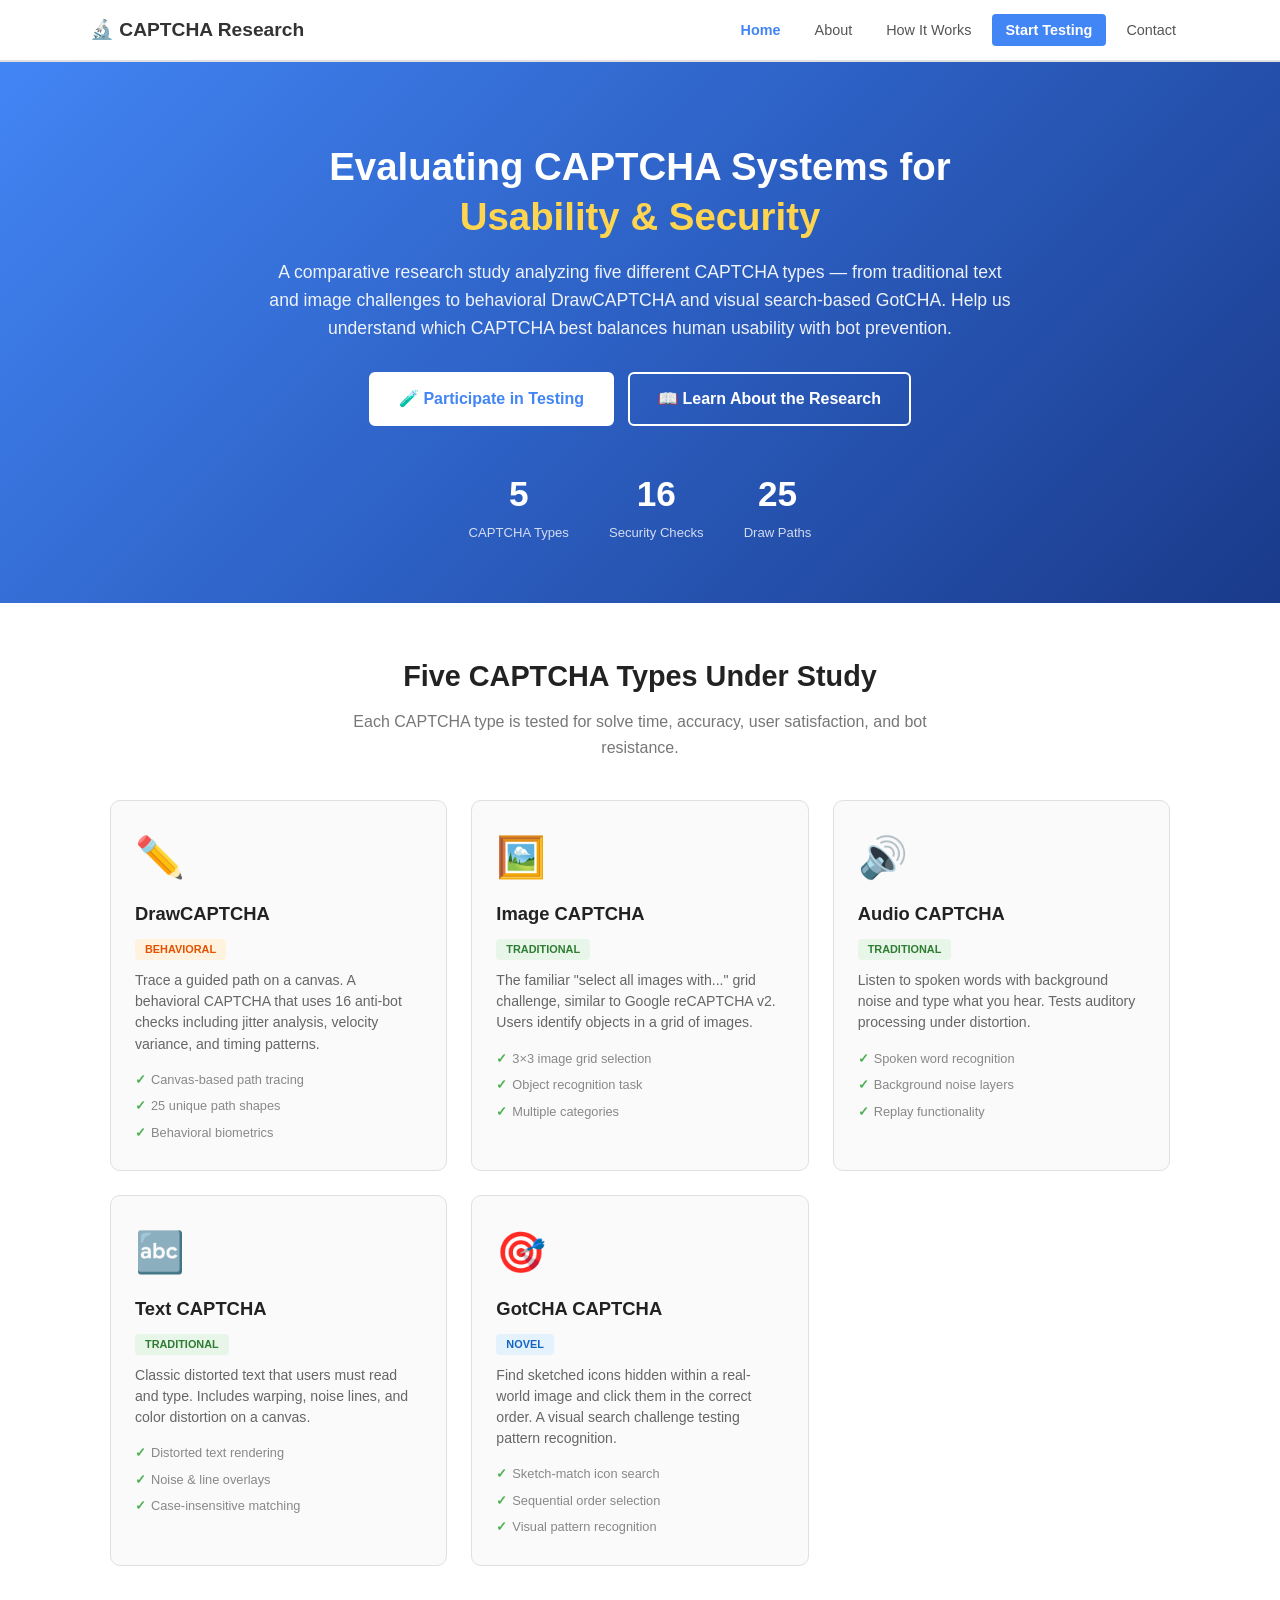
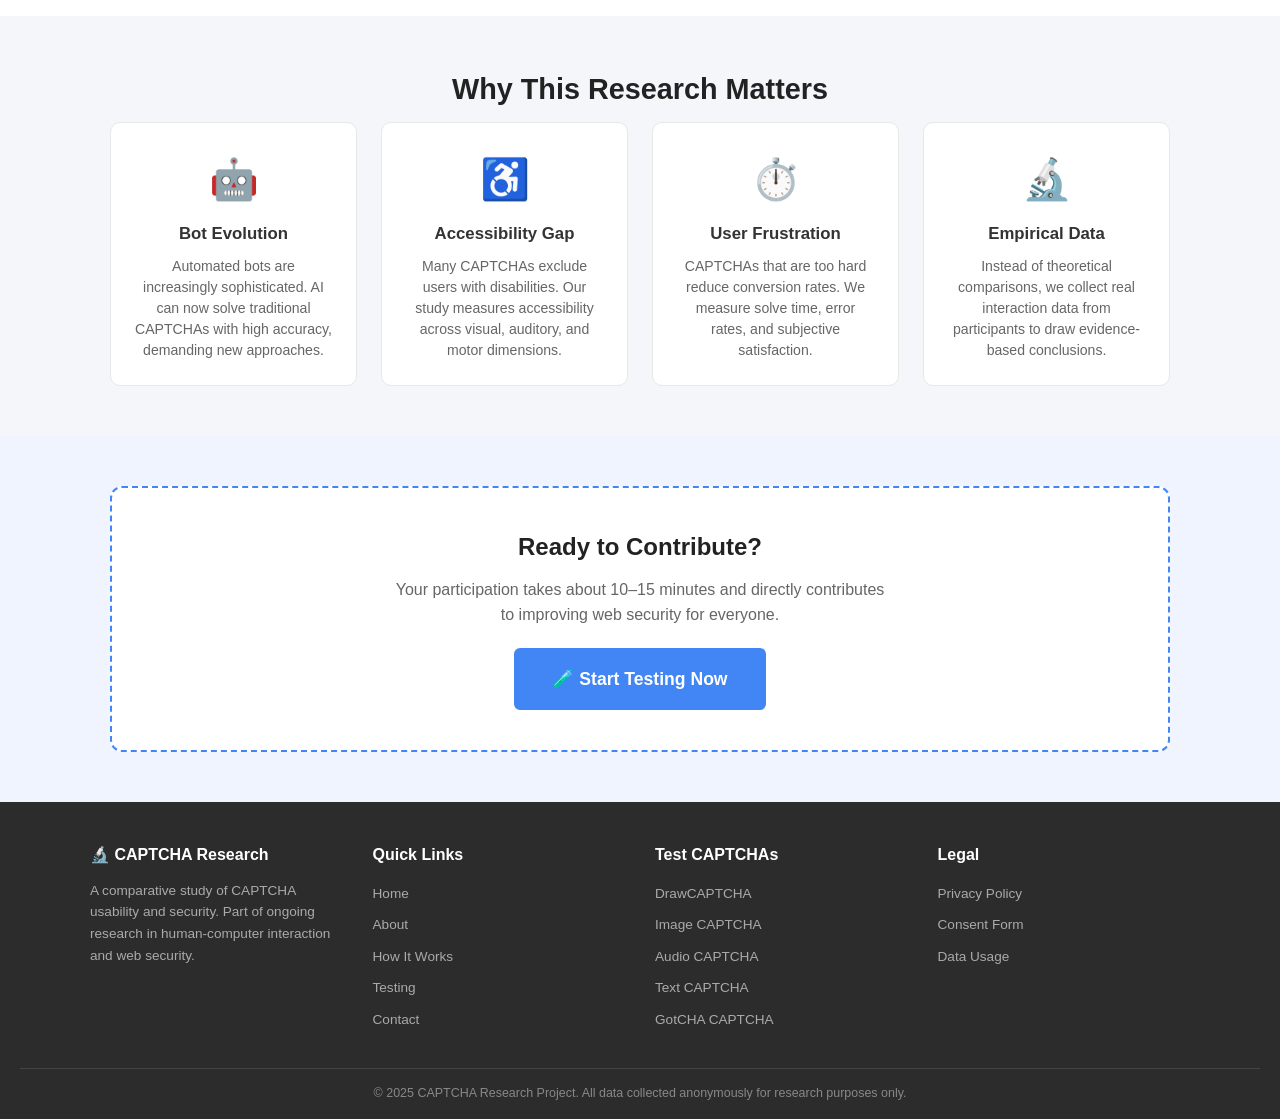
<file: index.html>
<!DOCTYPE html>
<html lang="en">
<head>
    <meta charset="UTF-8">
    <meta name="viewport" content="width=device-width, initial-scale=1.0">
    <title>CAPTCHA Research - Home</title>
    <link rel="stylesheet" href="css/global.css">
    <link rel="stylesheet" href="css/navbar.css">
    <link rel="stylesheet" href="css/footer.css">
    <link rel="stylesheet" href="css/home.css">
</head>
<body>

    <!-- NAVBAR -->
    <nav class="navbar">
        <div class="nav-container">
            <a href="index.html" class="nav-logo">🔬 CAPTCHA Research</a>
            <button class="nav-toggle" id="navToggle" aria-label="Toggle menu">
                <span></span><span></span><span></span>
            </button>
            <ul class="nav-menu" id="navMenu">
                <li><a href="index.html" class="nav-link active">Home</a></li>
                <li><a href="about.html" class="nav-link">About</a></li>
                <li><a href="how-it-works.html" class="nav-link">How It Works</a></li>
                <li><a href="testing.html" class="nav-link nav-cta">Start Testing</a></li>
                <li><a href="contact.html" class="nav-link">Contact</a></li>
            </ul>
        </div>
    </nav>

    <!-- HERO -->
    <section class="hero">
        <div class="hero-content">
            <h1>Evaluating CAPTCHA Systems for <span class="highlight">Usability &amp; Security</span></h1>
            <p class="hero-subtitle">
                A comparative research study analyzing five different CAPTCHA types — 
                from traditional text and image challenges to behavioral DrawCAPTCHA and visual search-based GotCHA. 
                Help us understand which CAPTCHA best balances human usability with bot prevention.
            </p>
            <div class="hero-buttons">
                <a href="testing.html" class="btn btn-primary">🧪 Participate in Testing</a>
                <a href="about.html" class="btn btn-secondary">📖 Learn About the Research</a>
            </div>
            <div class="hero-stats">
                <div class="stat-item">
                    <span class="stat-number">5</span>
                    <span class="stat-label">CAPTCHA Types</span>
                </div>
                <div class="stat-item">
                    <span class="stat-number">16</span>
                    <span class="stat-label">Security Checks</span>
                </div>
                <div class="stat-item">
                    <span class="stat-number">25</span>
                    <span class="stat-label">Draw Paths</span>
                </div>
            </div>
        </div>
    </section>

    <!-- CAPTCHA TYPES OVERVIEW -->
    <section class="section captcha-overview">
        <div class="container">
            <h2 class="section-title">Five CAPTCHA Types Under Study</h2>
            <p class="section-subtitle">Each CAPTCHA type is tested for solve time, accuracy, user satisfaction, and bot resistance.</p>
            
            <div class="captcha-grid">
                <div class="captcha-card">
                    <div class="card-icon">✏️</div>
                    <h3>DrawCAPTCHA</h3>
                    <span class="card-badge experimental">Behavioral</span>
                    <p>Trace a guided path on a canvas. A behavioral CAPTCHA that uses 16 anti-bot checks including jitter analysis, velocity variance, and timing patterns.</p>
                    <ul class="card-features">
                        <li>Canvas-based path tracing</li>
                        <li>25 unique path shapes</li>
                        <li>Behavioral biometrics</li>
                    </ul>
                </div>
                <div class="captcha-card">
                    <div class="card-icon">🖼️</div>
                    <h3>Image CAPTCHA</h3>
                    <span class="card-badge traditional">Traditional</span>
                    <p>The familiar "select all images with..." grid challenge, similar to Google reCAPTCHA v2. Users identify objects in a grid of images.</p>
                    <ul class="card-features">
                        <li>3×3 image grid selection</li>
                        <li>Object recognition task</li>
                        <li>Multiple categories</li>
                    </ul>
                </div>
                <div class="captcha-card">
                    <div class="card-icon">🔊</div>
                    <h3>Audio CAPTCHA</h3>
                    <span class="card-badge traditional">Traditional</span>
                    <p>Listen to spoken words with background noise and type what you hear. Tests auditory processing under distortion.</p>
                    <ul class="card-features">
                        <li>Spoken word recognition</li>
                        <li>Background noise layers</li>
                        <li>Replay functionality</li>
                    </ul>
                </div>
                <div class="captcha-card">
                    <div class="card-icon">🔤</div>
                    <h3>Text CAPTCHA</h3>
                    <span class="card-badge traditional">Traditional</span>
                    <p>Classic distorted text that users must read and type. Includes warping, noise lines, and color distortion on a canvas.</p>
                    <ul class="card-features">
                        <li>Distorted text rendering</li>
                        <li>Noise &amp; line overlays</li>
                        <li>Case-insensitive matching</li>
                    </ul>
                </div>
                <div class="captcha-card">
                    <div class="card-icon">🎯</div>
                    <h3>GotCHA CAPTCHA</h3>
                    <span class="card-badge novel">Novel</span>
                    <p>Find sketched icons hidden within a real-world image and click them in the correct order. A visual search challenge testing pattern recognition.</p>
                    <ul class="card-features">
                        <li>Sketch-match icon search</li>
                        <li>Sequential order selection</li>
                        <li>Visual pattern recognition</li>
                    </ul>
                </div>
            </div>
        </div>
    </section>

    <!-- WHY THIS RESEARCH -->
    <section class="section why-section">
        <div class="container">
            <h2 class="section-title">Why This Research Matters</h2>
            <div class="why-grid">
                <div class="why-item">
                    <div class="why-icon">🤖</div>
                    <h3>Bot Evolution</h3>
                    <p>Automated bots are increasingly sophisticated. AI can now solve traditional CAPTCHAs with high accuracy, demanding new approaches.</p>
                </div>
                <div class="why-item">
                    <div class="why-icon">♿</div>
                    <h3>Accessibility Gap</h3>
                    <p>Many CAPTCHAs exclude users with disabilities. Our study measures accessibility across visual, auditory, and motor dimensions.</p>
                </div>
                <div class="why-item">
                    <div class="why-icon">⏱️</div>
                    <h3>User Frustration</h3>
                    <p>CAPTCHAs that are too hard reduce conversion rates. We measure solve time, error rates, and subjective satisfaction.</p>
                </div>
                <div class="why-item">
                    <div class="why-icon">🔬</div>
                    <h3>Empirical Data</h3>
                    <p>Instead of theoretical comparisons, we collect real interaction data from participants to draw evidence-based conclusions.</p>
                </div>
            </div>
        </div>
    </section>

    <!-- CTA -->
    <section class="section cta-section">
        <div class="container">
            <div class="cta-box">
                <h2>Ready to Contribute?</h2>
                <p>Your participation takes about 10–15 minutes and directly contributes to improving web security for everyone.</p>
                <a href="testing.html" class="btn btn-primary btn-large">🧪 Start Testing Now</a>
            </div>
        </div>
    </section>

    <!-- FOOTER -->
    <footer class="footer">
        <div class="footer-container">
            <div class="footer-col">
                <h4>🔬 CAPTCHA Research</h4>
                <p>A comparative study of CAPTCHA usability and security. Part of ongoing research in human-computer interaction and web security.</p>
            </div>
            <div class="footer-col">
                <h4>Quick Links</h4>
                <ul>
                    <li><a href="index.html">Home</a></li>
                    <li><a href="about.html">About</a></li>
                    <li><a href="how-it-works.html">How It Works</a></li>
                    <li><a href="testing.html">Testing</a></li>
                    <li><a href="contact.html">Contact</a></li>
                </ul>
            </div>
            <div class="footer-col">
                <h4>Test CAPTCHAs</h4>
                <ul>
                    <li><a href="test/draw.html">DrawCAPTCHA</a></li>
                    <li><a href="test/image.html">Image CAPTCHA</a></li>
                    <li><a href="test/audio.html">Audio CAPTCHA</a></li>
                    <li><a href="test/text.html">Text CAPTCHA</a></li>
                    <li><a href="test/gotcha.html">GotCHA CAPTCHA</a></li>
                </ul>
            </div>
            <div class="footer-col">
                <h4>Legal</h4>
                <ul>
                    <li><a href="#">Privacy Policy</a></li>
                    <li><a href="#">Consent Form</a></li>
                    <li><a href="#">Data Usage</a></li>
                </ul>
            </div>
        </div>
        <div class="footer-bottom">
            <p>&copy; 2025 CAPTCHA Research Project. All data collected anonymously for research purposes only.</p>
        </div>
    </footer>

    <script src="js/global.js"></script>
</body>
</html>
</file>
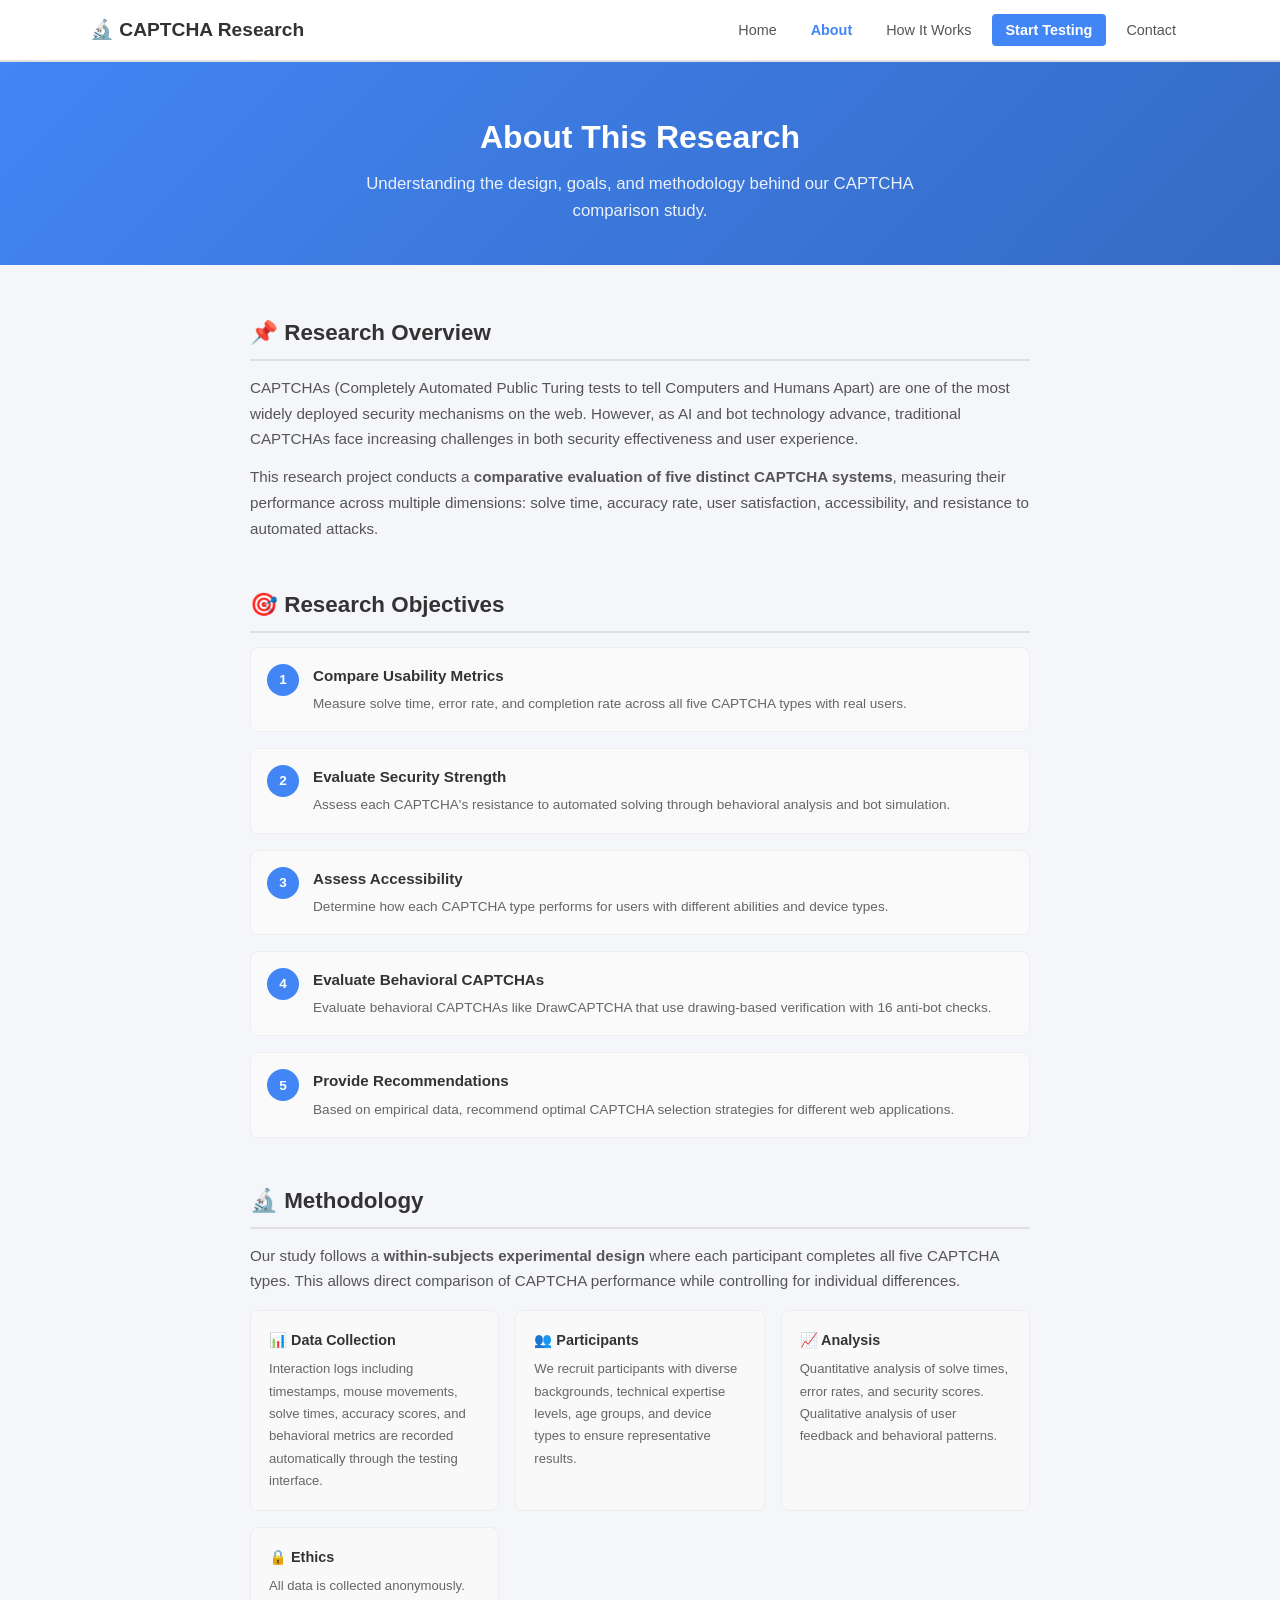
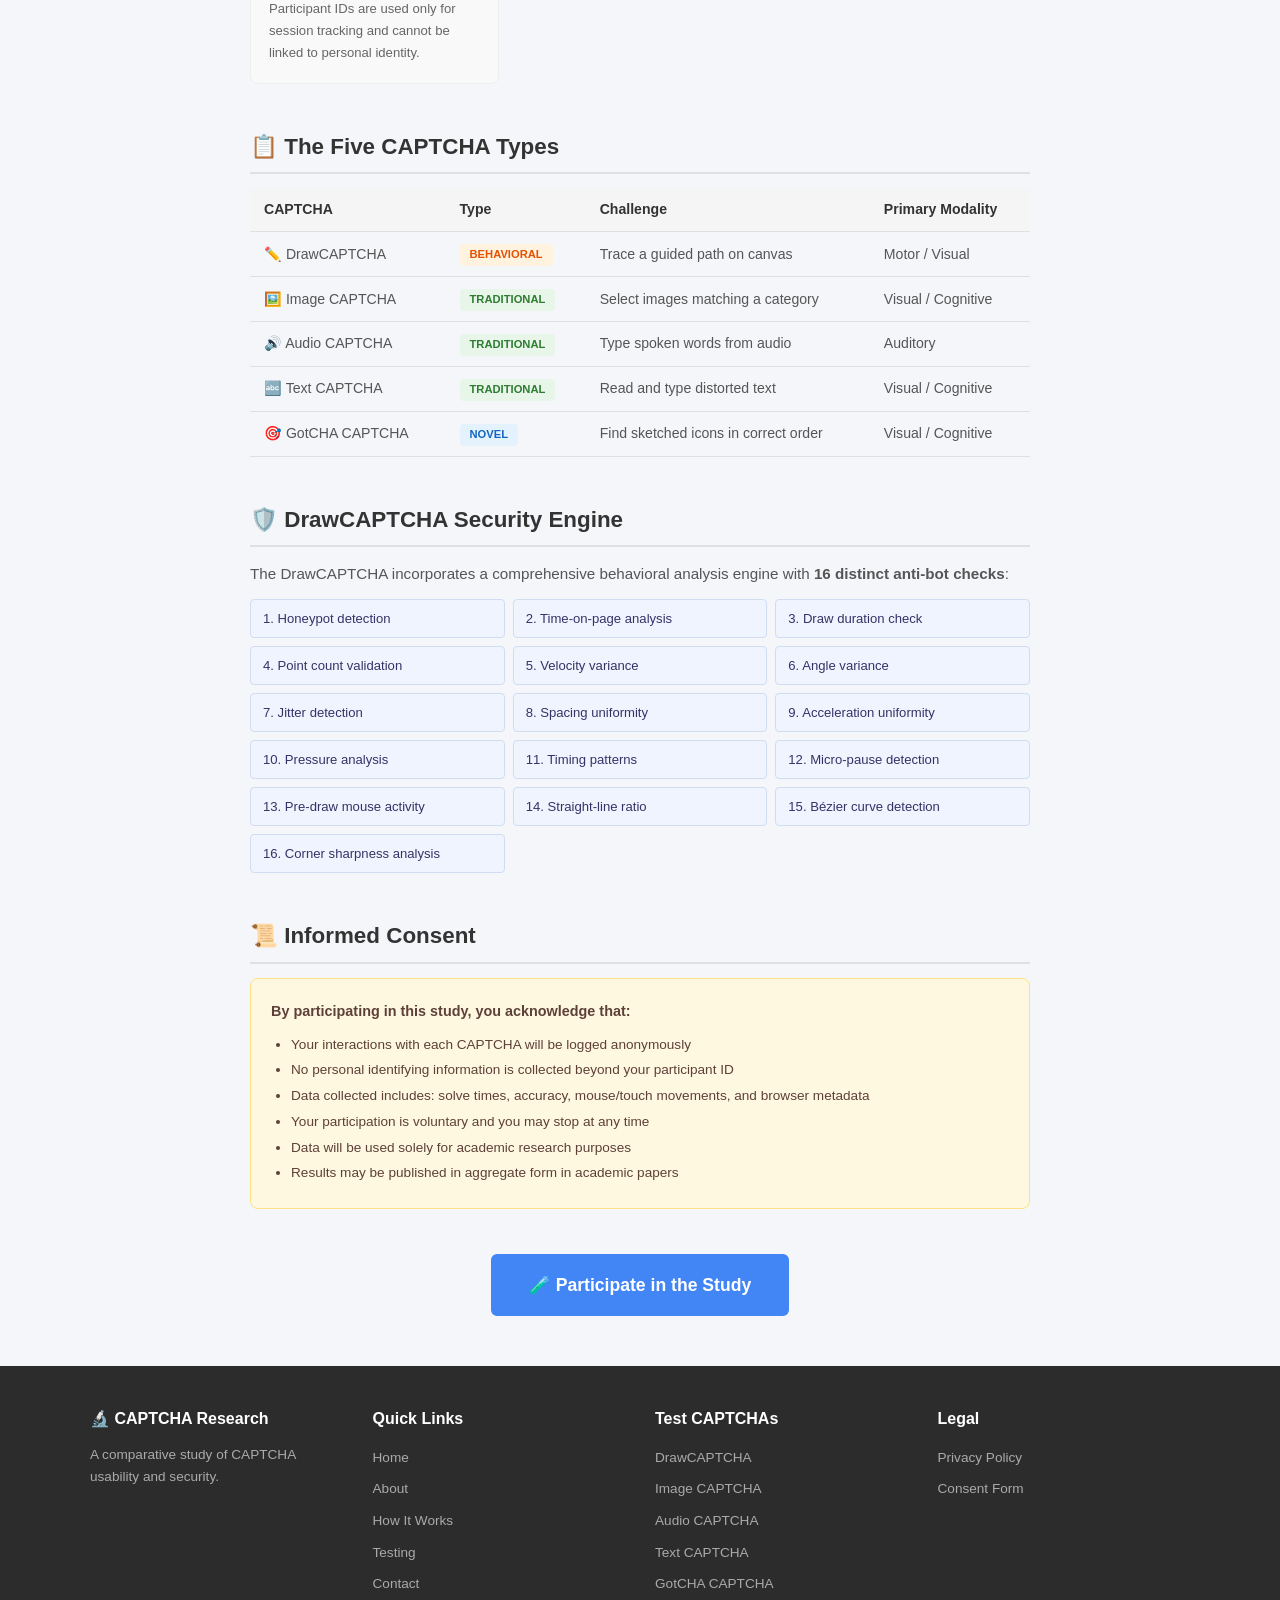
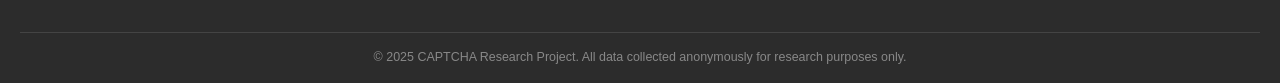
<file: about.html>
<!DOCTYPE html>
<html lang="en">
<head>
    <meta charset="UTF-8">
    <meta name="viewport" content="width=device-width, initial-scale=1.0">
    <title>About - CAPTCHA Research</title>
    <link rel="stylesheet" href="css/global.css">
    <link rel="stylesheet" href="css/navbar.css">
    <link rel="stylesheet" href="css/footer.css">
    <link rel="stylesheet" href="css/about.css">
</head>
<body>
    <!-- NAVBAR -->
    <nav class="navbar">
        <div class="nav-container">
            <a href="index.html" class="nav-logo">🔬 CAPTCHA Research</a>
            <button class="nav-toggle" id="navToggle" aria-label="Toggle menu">
                <span></span><span></span><span></span>
            </button>
            <ul class="nav-menu" id="navMenu">
                <li><a href="index.html" class="nav-link">Home</a></li>
                <li><a href="about.html" class="nav-link active">About</a></li>
                <li><a href="how-it-works.html" class="nav-link">How It Works</a></li>
                <li><a href="testing.html" class="nav-link nav-cta">Start Testing</a></li>
                <li><a href="contact.html" class="nav-link">Contact</a></li>
            </ul>
        </div>
    </nav>

    <!-- PAGE HEADER -->
    <section class="page-header">
        <div class="container">
            <h1>About This Research</h1>
            <p class="page-header-sub">Understanding the design, goals, and methodology behind our CAPTCHA comparison study.</p>
        </div>
    </section>

    <!-- RESEARCH OVERVIEW -->
    <section class="section">
        <div class="container about-content">
            <div class="about-block">
                <h2>📌 Research Overview</h2>
                <p>
                    CAPTCHAs (Completely Automated Public Turing tests to tell Computers and Humans Apart) 
                    are one of the most widely deployed security mechanisms on the web. However, as AI and bot 
                    technology advance, traditional CAPTCHAs face increasing challenges in both security effectiveness 
                    and user experience.
                </p>
                <p>
                    This research project conducts a <strong>comparative evaluation of five distinct CAPTCHA systems</strong>, 
                    measuring their performance across multiple dimensions: solve time, accuracy rate, user satisfaction, 
                    accessibility, and resistance to automated attacks.
                </p>
            </div>

            <div class="about-block">
                <h2>🎯 Research Objectives</h2>
                <div class="objectives-list">
                    <div class="objective-item">
                        <span class="obj-num">1</span>
                        <div>
                            <h4>Compare Usability Metrics</h4>
                            <p>Measure solve time, error rate, and completion rate across all five CAPTCHA types with real users.</p>
                        </div>
                    </div>
                    <div class="objective-item">
                        <span class="obj-num">2</span>
                        <div>
                            <h4>Evaluate Security Strength</h4>
                            <p>Assess each CAPTCHA's resistance to automated solving through behavioral analysis and bot simulation.</p>
                        </div>
                    </div>
                    <div class="objective-item">
                        <span class="obj-num">3</span>
                        <div>
                            <h4>Assess Accessibility</h4>
                            <p>Determine how each CAPTCHA type performs for users with different abilities and device types.</p>
                        </div>
                    </div>
                    <div class="objective-item">
                        <span class="obj-num">4</span>
                        <div>
                            <h4>Evaluate Behavioral CAPTCHAs</h4>
                            <p>Evaluate behavioral CAPTCHAs like DrawCAPTCHA that use drawing-based verification with 16 anti-bot checks.</p>
                        </div>
                    </div>
                    <div class="objective-item">
                        <span class="obj-num">5</span>
                        <div>
                            <h4>Provide Recommendations</h4>
                            <p>Based on empirical data, recommend optimal CAPTCHA selection strategies for different web applications.</p>
                        </div>
                    </div>
                </div>
            </div>

            <div class="about-block">
                <h2>🔬 Methodology</h2>
                <p>
                    Our study follows a <strong>within-subjects experimental design</strong> where each participant 
                    completes all five CAPTCHA types. This allows direct comparison of CAPTCHA performance 
                    while controlling for individual differences.
                </p>
                <div class="method-grid">
                    <div class="method-item">
                        <h4>📊 Data Collection</h4>
                        <p>Interaction logs including timestamps, mouse movements, solve times, accuracy scores, and behavioral metrics are recorded automatically through the testing interface.</p>
                    </div>
                    <div class="method-item">
                        <h4>👥 Participants</h4>
                        <p>We recruit participants with diverse backgrounds, technical expertise levels, age groups, and device types to ensure representative results.</p>
                    </div>
                    <div class="method-item">
                        <h4>📈 Analysis</h4>
                        <p>Quantitative analysis of solve times, error rates, and security scores. Qualitative analysis of user feedback and behavioral patterns.</p>
                    </div>
                    <div class="method-item">
                        <h4>🔒 Ethics</h4>
                        <p>All data is collected anonymously. Participant IDs are used only for session tracking and cannot be linked to personal identity.</p>
                    </div>
                </div>
            </div>

            <div class="about-block">
                <h2>📋 The Five CAPTCHA Types</h2>
                <table class="captcha-table">
                    <thead>
                        <tr>
                            <th>CAPTCHA</th>
                            <th>Type</th>
                            <th>Challenge</th>
                            <th>Primary Modality</th>
                        </tr>
                    </thead>
                    <tbody>
                        <tr>
                            <td>✏️ DrawCAPTCHA</td>
                            <td><span class="badge experimental">Behavioral</span></td>
                            <td>Trace a guided path on canvas</td>
                            <td>Motor / Visual</td>
                        </tr>
                        <tr>
                            <td>🖼️ Image CAPTCHA</td>
                            <td><span class="badge traditional">Traditional</span></td>
                            <td>Select images matching a category</td>
                            <td>Visual / Cognitive</td>
                        </tr>
                        <tr>
                            <td>🔊 Audio CAPTCHA</td>
                            <td><span class="badge traditional">Traditional</span></td>
                            <td>Type spoken words from audio</td>
                            <td>Auditory</td>
                        </tr>
                        <tr>
                            <td>🔤 Text CAPTCHA</td>
                            <td><span class="badge traditional">Traditional</span></td>
                            <td>Read and type distorted text</td>
                            <td>Visual / Cognitive</td>
                        </tr>
                        <tr>
                            <td>🎯 GotCHA CAPTCHA</td>
                            <td><span class="badge novel">Novel</span></td>
                            <td>Find sketched icons in correct order</td>
                            <td>Visual / Cognitive</td>
                        </tr>
                    </tbody>
                </table>
            </div>

            <div class="about-block">
                <h2>🛡️ DrawCAPTCHA Security Engine</h2>
                <p>The DrawCAPTCHA incorporates a comprehensive behavioral analysis engine with <strong>16 distinct anti-bot checks</strong>:</p>
                <div class="security-checks-grid">
                    <div class="check-item">1. Honeypot detection</div>
                    <div class="check-item">2. Time-on-page analysis</div>
                    <div class="check-item">3. Draw duration check</div>
                    <div class="check-item">4. Point count validation</div>
                    <div class="check-item">5. Velocity variance</div>
                    <div class="check-item">6. Angle variance</div>
                    <div class="check-item">7. Jitter detection</div>
                    <div class="check-item">8. Spacing uniformity</div>
                    <div class="check-item">9. Acceleration uniformity</div>
                    <div class="check-item">10. Pressure analysis</div>
                    <div class="check-item">11. Timing patterns</div>
                    <div class="check-item">12. Micro-pause detection</div>
                    <div class="check-item">13. Pre-draw mouse activity</div>
                    <div class="check-item">14. Straight-line ratio</div>
                    <div class="check-item">15. Bézier curve detection</div>
                    <div class="check-item">16. Corner sharpness analysis</div>
                </div>
            </div>

            <div class="about-block">
                <h2>📜 Informed Consent</h2>
                <div class="consent-box">
                    <p><strong>By participating in this study, you acknowledge that:</strong></p>
                    <ul>
                        <li>Your interactions with each CAPTCHA will be logged anonymously</li>
                        <li>No personal identifying information is collected beyond your participant ID</li>
                        <li>Data collected includes: solve times, accuracy, mouse/touch movements, and browser metadata</li>
                        <li>Your participation is voluntary and you may stop at any time</li>
                        <li>Data will be used solely for academic research purposes</li>
                        <li>Results may be published in aggregate form in academic papers</li>
                    </ul>
                </div>
            </div>

            <div class="about-cta">
                <a href="testing.html" class="btn btn-primary btn-large">🧪 Participate in the Study</a>
            </div>
        </div>
    </section>

    <!-- FOOTER -->
    <footer class="footer">
        <div class="footer-container">
            <div class="footer-col">
                <h4>🔬 CAPTCHA Research</h4>
                <p>A comparative study of CAPTCHA usability and security.</p>
            </div>
            <div class="footer-col">
                <h4>Quick Links</h4>
                <ul>
                    <li><a href="index.html">Home</a></li>
                    <li><a href="about.html">About</a></li>
                    <li><a href="how-it-works.html">How It Works</a></li>
                    <li><a href="testing.html">Testing</a></li>
                    <li><a href="contact.html">Contact</a></li>
                </ul>
            </div>
            <div class="footer-col">
                <h4>Test CAPTCHAs</h4>
                <ul>
                    <li><a href="test/draw.html">DrawCAPTCHA</a></li>
                    <li><a href="test/image.html">Image CAPTCHA</a></li>
                    <li><a href="test/audio.html">Audio CAPTCHA</a></li>
                    <li><a href="test/text.html">Text CAPTCHA</a></li>
                    <li><a href="test/gotcha.html">GotCHA CAPTCHA</a></li>
                </ul>
            </div>
            <div class="footer-col">
                <h4>Legal</h4>
                <ul>
                    <li><a href="#">Privacy Policy</a></li>
                    <li><a href="#">Consent Form</a></li>
                </ul>
            </div>
        </div>
        <div class="footer-bottom">
            <p>&copy; 2025 CAPTCHA Research Project. All data collected anonymously for research purposes only.</p>
        </div>
    </footer>

    <script src="js/global.js"></script>
</body>
</html>
</file>
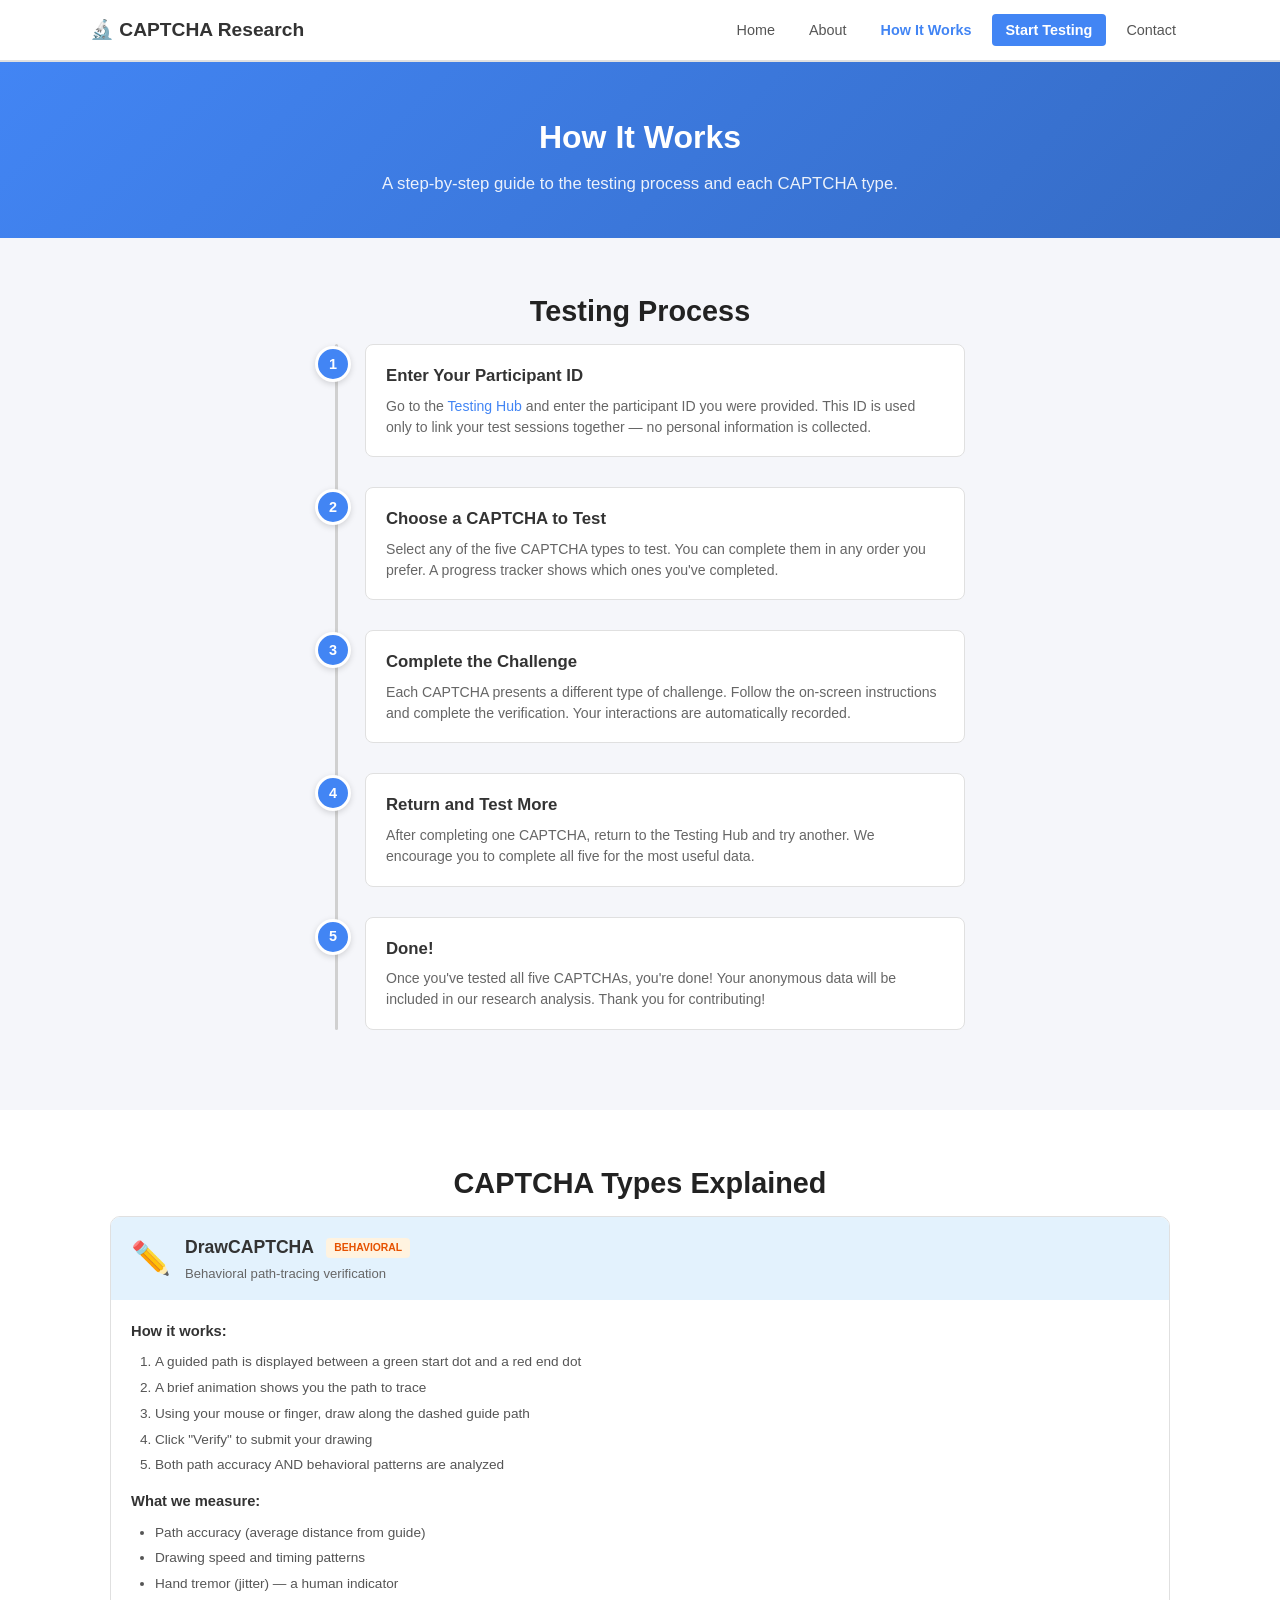
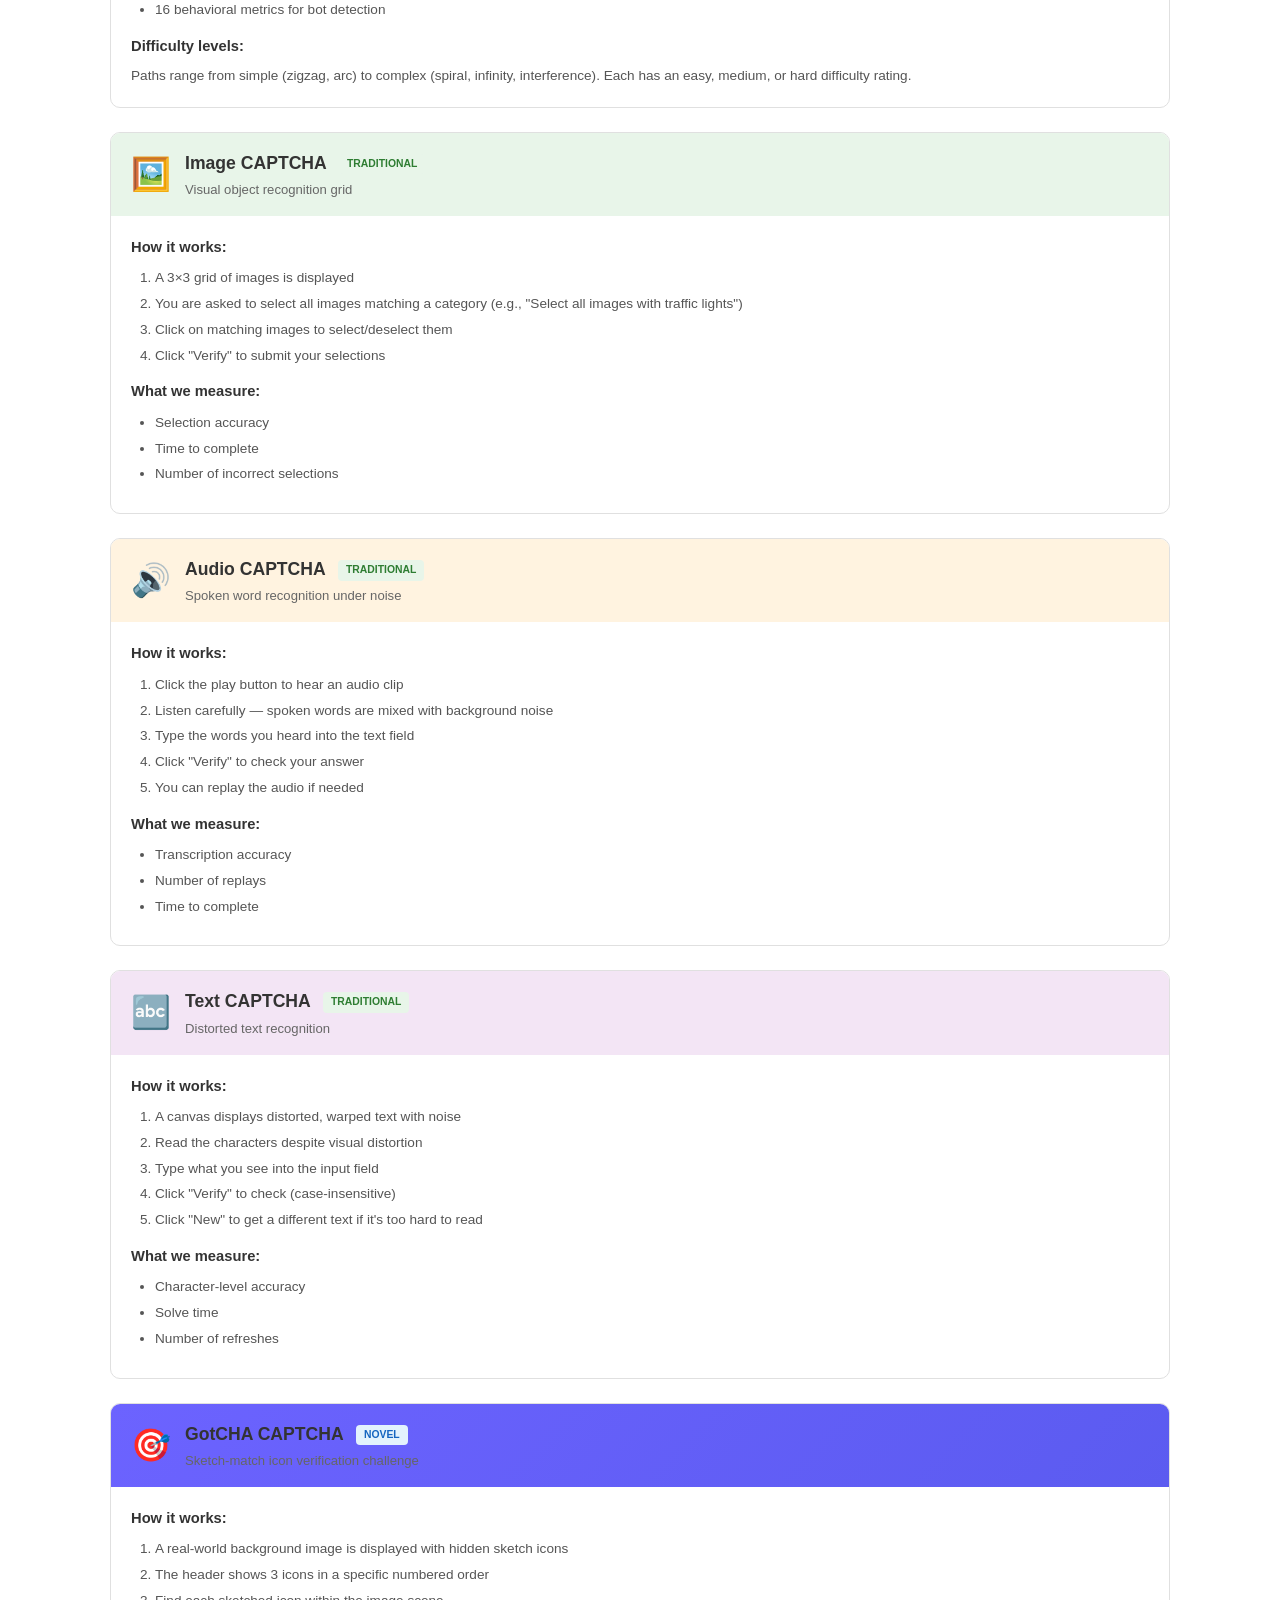
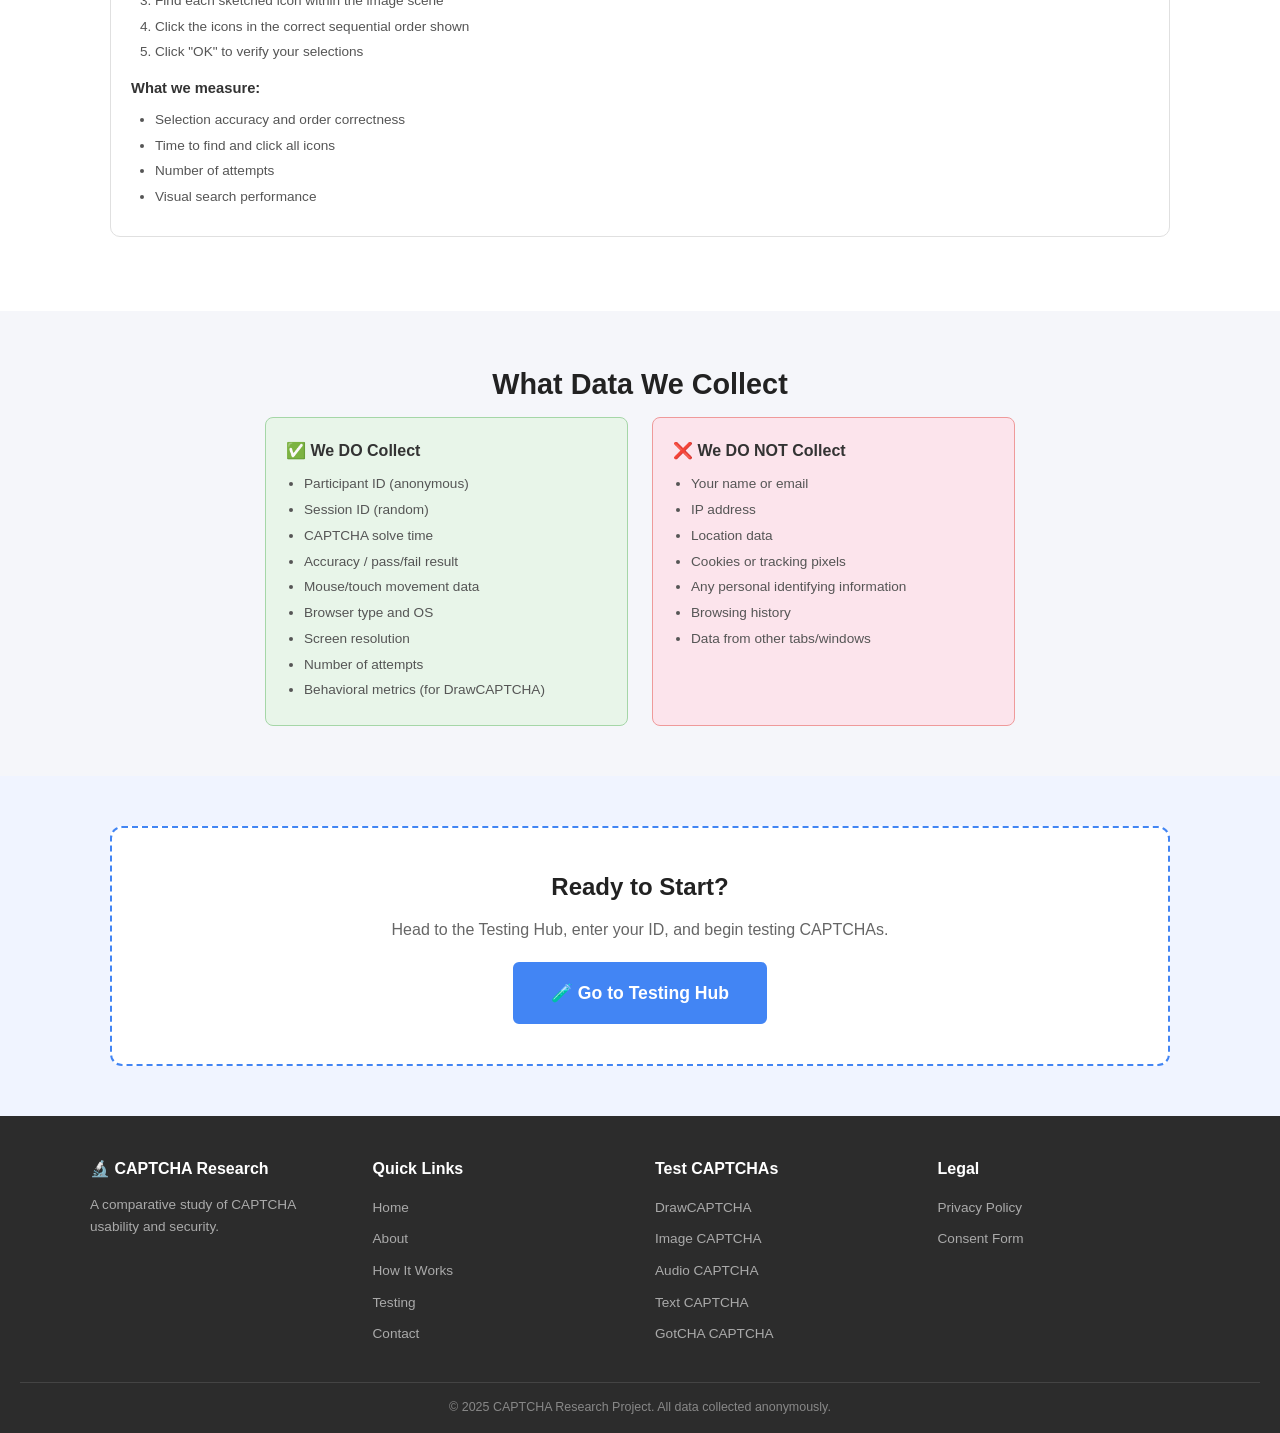
<file: how-it-works.html>
<!DOCTYPE html>
<html lang="en">
<head>
    <meta charset="UTF-8">
    <meta name="viewport" content="width=device-width, initial-scale=1.0">
    <title>How It Works - CAPTCHA Research</title>
    <link rel="stylesheet" href="css/global.css">
    <link rel="stylesheet" href="css/navbar.css">
    <link rel="stylesheet" href="css/footer.css">
    <link rel="stylesheet" href="css/how-it-works.css">
</head>
<body>
    <!-- NAVBAR -->
    <nav class="navbar">
        <div class="nav-container">
            <a href="index.html" class="nav-logo">🔬 CAPTCHA Research</a>
            <button class="nav-toggle" id="navToggle" aria-label="Toggle menu">
                <span></span><span></span><span></span>
            </button>
            <ul class="nav-menu" id="navMenu">
                <li><a href="index.html" class="nav-link">Home</a></li>
                <li><a href="about.html" class="nav-link">About</a></li>
                <li><a href="how-it-works.html" class="nav-link active">How It Works</a></li>
                <li><a href="testing.html" class="nav-link nav-cta">Start Testing</a></li>
                <li><a href="contact.html" class="nav-link">Contact</a></li>
            </ul>
        </div>
    </nav>

    <!-- PAGE HEADER -->
    <section class="page-header">
        <div class="container">
            <h1>How It Works</h1>
            <p class="page-header-sub">A step-by-step guide to the testing process and each CAPTCHA type.</p>
        </div>
    </section>

    <!-- PROCESS STEPS -->
    <section class="section">
        <div class="container">
            <h2 class="section-title">Testing Process</h2>
            <div class="process-timeline">
                <div class="timeline-item">
                    <div class="timeline-marker">1</div>
                    <div class="timeline-content">
                        <h3>Enter Your Participant ID</h3>
                        <p>Go to the <a href="testing.html">Testing Hub</a> and enter the participant ID you were provided. This ID is used only to link your test sessions together — no personal information is collected.</p>
                    </div>
                </div>
                <div class="timeline-item">
                    <div class="timeline-marker">2</div>
                    <div class="timeline-content">
                        <h3>Choose a CAPTCHA to Test</h3>
                        <p>Select any of the five CAPTCHA types to test. You can complete them in any order you prefer. A progress tracker shows which ones you've completed.</p>
                    </div>
                </div>
                <div class="timeline-item">
                    <div class="timeline-marker">3</div>
                    <div class="timeline-content">
                        <h3>Complete the Challenge</h3>
                        <p>Each CAPTCHA presents a different type of challenge. Follow the on-screen instructions and complete the verification. Your interactions are automatically recorded.</p>
                    </div>
                </div>
                <div class="timeline-item">
                    <div class="timeline-marker">4</div>
                    <div class="timeline-content">
                        <h3>Return and Test More</h3>
                        <p>After completing one CAPTCHA, return to the Testing Hub and try another. We encourage you to complete all five for the most useful data.</p>
                    </div>
                </div>
                <div class="timeline-item">
                    <div class="timeline-marker">5</div>
                    <div class="timeline-content">
                        <h3>Done!</h3>
                        <p>Once you've tested all five CAPTCHAs, you're done! Your anonymous data will be included in our research analysis. Thank you for contributing!</p>
                    </div>
                </div>
            </div>
        </div>
    </section>

    <!-- CAPTCHA DETAILS -->
    <section class="section captcha-details-section">
        <div class="container">
            <h2 class="section-title">CAPTCHA Types Explained</h2>

            <!-- DRAW -->
            <div class="captcha-detail-card">
                <div class="detail-header draw-header">
                    <span class="detail-icon">✏️</span>
                    <div>
                        <h3>DrawCAPTCHA <span class="detail-badge experimental">Behavioral</span></h3>
                        <p>Behavioral path-tracing verification</p>
                    </div>
                </div>
                <div class="detail-body">
                    <div class="detail-text">
                        <h4>How it works:</h4>
                        <ol>
                            <li>A guided path is displayed between a green start dot and a red end dot</li>
                            <li>A brief animation shows you the path to trace</li>
                            <li>Using your mouse or finger, draw along the dashed guide path</li>
                            <li>Click "Verify" to submit your drawing</li>
                            <li>Both path accuracy AND behavioral patterns are analyzed</li>
                        </ol>
                        <h4>What we measure:</h4>
                        <ul>
                            <li>Path accuracy (average distance from guide)</li>
                            <li>Drawing speed and timing patterns</li>
                            <li>Hand tremor (jitter) — a human indicator</li>
                            <li>16 behavioral metrics for bot detection</li>
                        </ul>
                        <h4>Difficulty levels:</h4>
                        <p>Paths range from simple (zigzag, arc) to complex (spiral, infinity, interference). Each has an easy, medium, or hard difficulty rating.</p>
                    </div>
                </div>
            </div>

            <!-- IMAGE -->
            <div class="captcha-detail-card">
                <div class="detail-header image-header">
                    <span class="detail-icon">🖼️</span>
                    <div>
                        <h3>Image CAPTCHA <span class="detail-badge traditional">Traditional</span></h3>
                        <p>Visual object recognition grid</p>
                    </div>
                </div>
                <div class="detail-body">
                    <div class="detail-text">
                        <h4>How it works:</h4>
                        <ol>
                            <li>A 3×3 grid of images is displayed</li>
                            <li>You are asked to select all images matching a category (e.g., "Select all images with traffic lights")</li>
                            <li>Click on matching images to select/deselect them</li>
                            <li>Click "Verify" to submit your selections</li>
                        </ol>
                        <h4>What we measure:</h4>
                        <ul>
                            <li>Selection accuracy</li>
                            <li>Time to complete</li>
                            <li>Number of incorrect selections</li>
                        </ul>
                    </div>
                </div>
            </div>

            <!-- AUDIO -->
            <div class="captcha-detail-card">
                <div class="detail-header audio-header">
                    <span class="detail-icon">🔊</span>
                    <div>
                        <h3>Audio CAPTCHA <span class="detail-badge traditional">Traditional</span></h3>
                        <p>Spoken word recognition under noise</p>
                    </div>
                </div>
                <div class="detail-body">
                    <div class="detail-text">
                        <h4>How it works:</h4>
                        <ol>
                            <li>Click the play button to hear an audio clip</li>
                            <li>Listen carefully — spoken words are mixed with background noise</li>
                            <li>Type the words you heard into the text field</li>
                            <li>Click "Verify" to check your answer</li>
                            <li>You can replay the audio if needed</li>
                        </ol>
                        <h4>What we measure:</h4>
                        <ul>
                            <li>Transcription accuracy</li>
                            <li>Number of replays</li>
                            <li>Time to complete</li>
                        </ul>
                    </div>
                </div>
            </div>

            <!-- TEXT -->
            <div class="captcha-detail-card">
                <div class="detail-header text-header">
                    <span class="detail-icon">🔤</span>
                    <div>
                        <h3>Text CAPTCHA <span class="detail-badge traditional">Traditional</span></h3>
                        <p>Distorted text recognition</p>
                    </div>
                </div>
                <div class="detail-body">
                    <div class="detail-text">
                        <h4>How it works:</h4>
                        <ol>
                            <li>A canvas displays distorted, warped text with noise</li>
                            <li>Read the characters despite visual distortion</li>
                            <li>Type what you see into the input field</li>
                            <li>Click "Verify" to check (case-insensitive)</li>
                            <li>Click "New" to get a different text if it's too hard to read</li>
                        </ol>
                        <h4>What we measure:</h4>
                        <ul>
                            <li>Character-level accuracy</li>
                            <li>Solve time</li>
                            <li>Number of refreshes</li>
                        </ul>
                    </div>
                </div>
            </div>

            <!-- GOTCHA -->
            <div class="captcha-detail-card">
                <div class="detail-header" style="background: linear-gradient(135deg, #6c63ff, #5b5bf0);">
                    <span class="detail-icon">🎯</span>
                    <div>
                        <h3>GotCHA CAPTCHA <span class="detail-badge novel">Novel</span></h3>
                        <p>Sketch-match icon verification challenge</p>
                    </div>
                </div>
                <div class="detail-body">
                    <div class="detail-text">
                        <h4>How it works:</h4>
                        <ol>
                            <li>A real-world background image is displayed with hidden sketch icons</li>
                            <li>The header shows 3 icons in a specific numbered order</li>
                            <li>Find each sketched icon within the image scene</li>
                            <li>Click the icons in the correct sequential order shown</li>
                            <li>Click "OK" to verify your selections</li>
                        </ol>
                        <h4>What we measure:</h4>
                        <ul>
                            <li>Selection accuracy and order correctness</li>
                            <li>Time to find and click all icons</li>
                            <li>Number of attempts</li>
                            <li>Visual search performance</li>
                        </ul>
                    </div>
                </div>
            </div>
        </div>
    </section>

    <!-- DATA INFO -->
    <section class="section">
        <div class="container">
            <h2 class="section-title">What Data We Collect</h2>
            <div class="data-info-grid">
                <div class="data-info-item collected">
                    <h4>✅ We DO Collect</h4>
                    <ul>
                        <li>Participant ID (anonymous)</li>
                        <li>Session ID (random)</li>
                        <li>CAPTCHA solve time</li>
                        <li>Accuracy / pass/fail result</li>
                        <li>Mouse/touch movement data</li>
                        <li>Browser type and OS</li>
                        <li>Screen resolution</li>
                        <li>Number of attempts</li>
                        <li>Behavioral metrics (for DrawCAPTCHA)</li>
                    </ul>
                </div>
                <div class="data-info-item not-collected">
                    <h4>❌ We DO NOT Collect</h4>
                    <ul>
                        <li>Your name or email</li>
                        <li>IP address</li>
                        <li>Location data</li>
                        <li>Cookies or tracking pixels</li>
                        <li>Any personal identifying information</li>
                        <li>Browsing history</li>
                        <li>Data from other tabs/windows</li>
                    </ul>
                </div>
            </div>
        </div>
    </section>

    <!-- CTA -->
    <section class="section cta-section">
        <div class="container">
            <div class="cta-box">
                <h2>Ready to Start?</h2>
                <p>Head to the Testing Hub, enter your ID, and begin testing CAPTCHAs.</p>
                <a href="testing.html" class="btn btn-primary btn-large">🧪 Go to Testing Hub</a>
            </div>
        </div>
    </section>

    <!-- FOOTER -->
    <footer class="footer">
        <div class="footer-container">
            <div class="footer-col">
                <h4>🔬 CAPTCHA Research</h4>
                <p>A comparative study of CAPTCHA usability and security.</p>
            </div>
            <div class="footer-col">
                <h4>Quick Links</h4>
                <ul>
                    <li><a href="index.html">Home</a></li>
                    <li><a href="about.html">About</a></li>
                    <li><a href="how-it-works.html">How It Works</a></li>
                    <li><a href="testing.html">Testing</a></li>
                    <li><a href="contact.html">Contact</a></li>
                </ul>
            </div>
            <div class="footer-col">
                <h4>Test CAPTCHAs</h4>
                <ul>
                    <li><a href="test/draw.html">DrawCAPTCHA</a></li>
                    <li><a href="test/image.html">Image CAPTCHA</a></li>
                    <li><a href="test/audio.html">Audio CAPTCHA</a></li>
                    <li><a href="test/text.html">Text CAPTCHA</a></li>
                    <li><a href="test/gotcha.html">GotCHA CAPTCHA</a></li>
                </ul>
            </div>
            <div class="footer-col">
                <h4>Legal</h4>
                <ul>
                    <li><a href="#">Privacy Policy</a></li>
                    <li><a href="#">Consent Form</a></li>
                </ul>
            </div>
        </div>
        <div class="footer-bottom">
            <p>&copy; 2025 CAPTCHA Research Project. All data collected anonymously.</p>
        </div>
    </footer>

    <script src="js/global.js"></script>
</body>
</html>
</file>
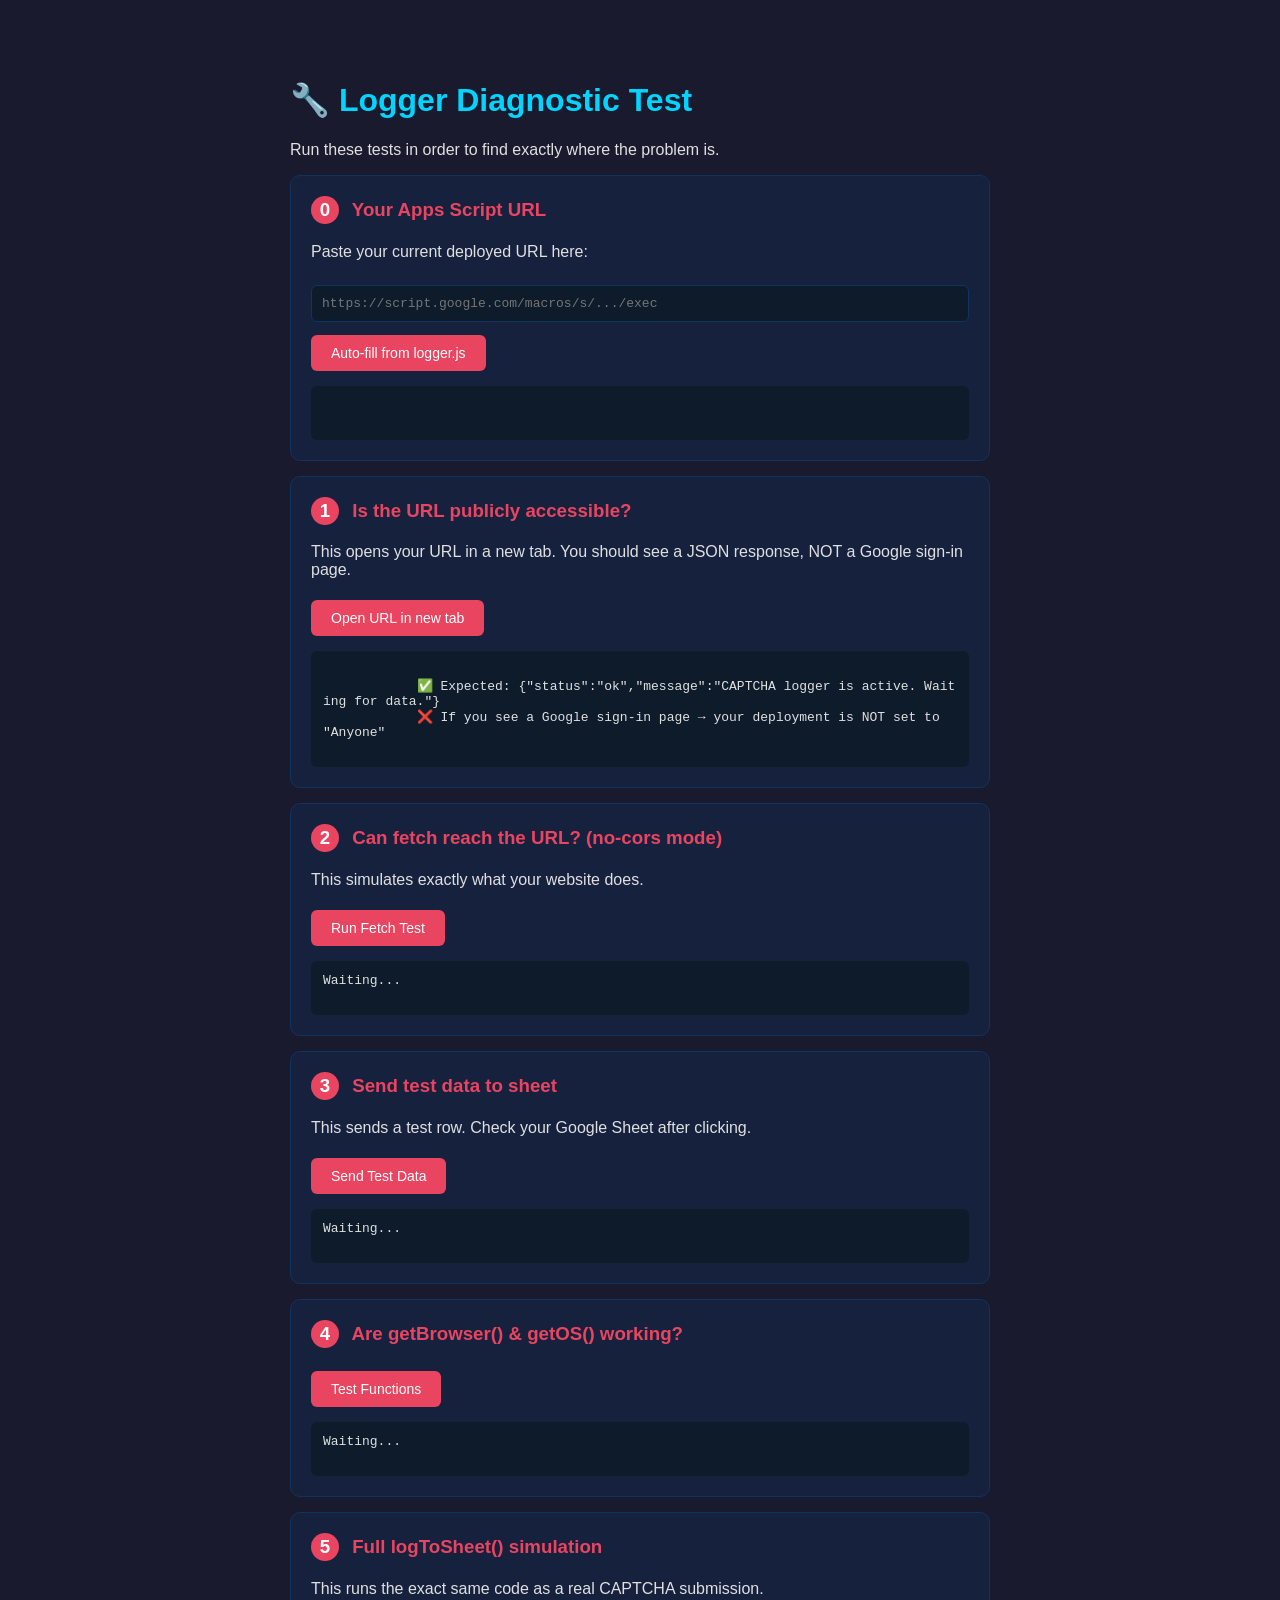
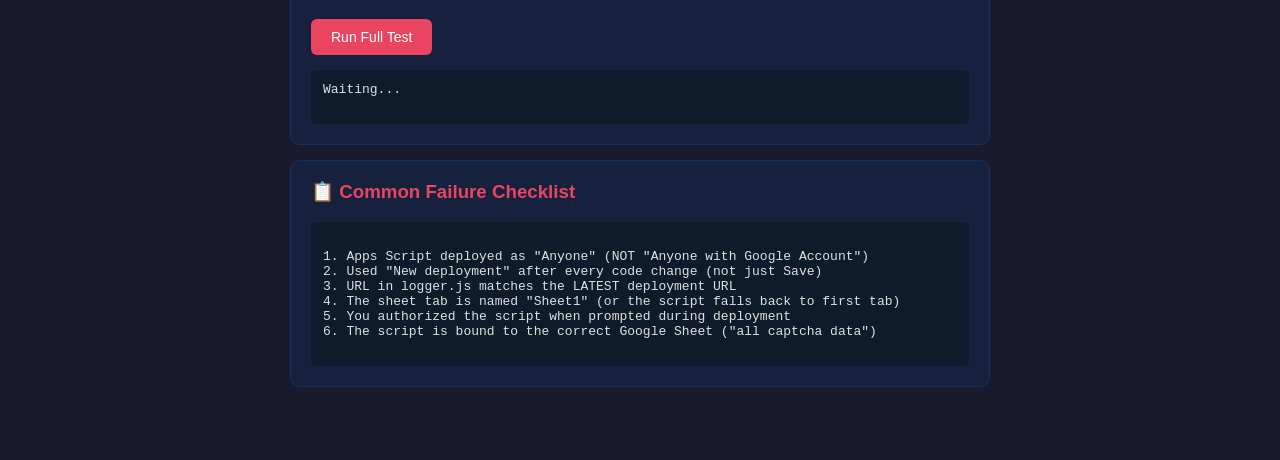
<file: test-logger.html>
<!DOCTYPE html>
<html lang="en">
<head>
    <meta charset="UTF-8">
    <title>Logger Diagnostic Test</title>
    <style>
        body { font-family: 'Segoe UI', sans-serif; max-width: 700px; margin: 40px auto; padding: 20px; background: #1a1a2e; color: #e0e0e0; }
        h1 { color: #00d4ff; }
        .test-card { background: #16213e; border: 1px solid #0f3460; border-radius: 10px; padding: 20px; margin: 15px 0; }
        .test-card h3 { margin-top: 0; color: #e94560; }
        button { background: #e94560; color: white; border: none; padding: 10px 20px; border-radius: 6px; cursor: pointer; font-size: 14px; margin: 5px 0; }
        button:hover { background: #c73652; }
        .result { background: #0d1b2a; padding: 12px; border-radius: 6px; margin-top: 10px; font-family: monospace; font-size: 13px; white-space: pre-wrap; word-break: break-all; min-height: 30px; }
        .pass { border-left: 4px solid #00ff88; }
        .fail { border-left: 4px solid #ff4444; }
        .warn { border-left: 4px solid #ffaa00; }
        input { width: 100%; padding: 10px; border-radius: 6px; border: 1px solid #0f3460; background: #0d1b2a; color: #e0e0e0; font-family: monospace; font-size: 13px; box-sizing: border-box; margin: 8px 0; }
        .step-num { display: inline-block; background: #e94560; color: white; border-radius: 50%; width: 28px; height: 28px; text-align: center; line-height: 28px; font-weight: bold; margin-right: 8px; }
    </style>
</head>
<body>
    <h1>🔧 Logger Diagnostic Test</h1>
    <p>Run these tests in order to find exactly where the problem is.</p>

    <!-- TEST 0: URL -->
    <div class="test-card">
        <h3><span class="step-num">0</span> Your Apps Script URL</h3>
        <p>Paste your current deployed URL here:</p>
        <input type="text" id="scriptUrl" placeholder="https://script.google.com/macros/s/.../exec">
        <button onclick="loadUrlFromLogger()">Auto-fill from logger.js</button>
        <div class="result" id="urlResult"></div>
    </div>

    <!-- TEST 1: Direct browser check -->
    <div class="test-card">
        <h3><span class="step-num">1</span> Is the URL publicly accessible?</h3>
        <p>This opens your URL in a new tab. You should see a JSON response, NOT a Google sign-in page.</p>
        <button onclick="test1()">Open URL in new tab</button>
        <div class="result" id="test1Result">
            ✅ Expected: {"status":"ok","message":"CAPTCHA logger is active. Waiting for data."}
            ❌ If you see a Google sign-in page → your deployment is NOT set to "Anyone"
        </div>
    </div>

    <!-- TEST 2: Fetch test (no-cors) -->
    <div class="test-card">
        <h3><span class="step-num">2</span> Can fetch reach the URL? (no-cors mode)</h3>
        <p>This simulates exactly what your website does.</p>
        <button onclick="test2()">Run Fetch Test</button>
        <div class="result" id="test2Result">Waiting...</div>
    </div>

    <!-- TEST 3: Send actual test data -->
    <div class="test-card">
        <h3><span class="step-num">3</span> Send test data to sheet</h3>
        <p>This sends a test row. Check your Google Sheet after clicking.</p>
        <button onclick="test3()">Send Test Data</button>
        <div class="result" id="test3Result">Waiting...</div>
    </div>

    <!-- TEST 4: Check browser-detect.js functions -->
    <div class="test-card">
        <h3><span class="step-num">4</span> Are getBrowser() & getOS() working?</h3>
        <button onclick="test4()">Test Functions</button>
        <div class="result" id="test4Result">Waiting...</div>
    </div>

    <!-- TEST 5: Full logToSheet simulation -->
    <div class="test-card">
        <h3><span class="step-num">5</span> Full logToSheet() simulation</h3>
        <p>This runs the exact same code as a real CAPTCHA submission.</p>
        <button onclick="test5()">Run Full Test</button>
        <div class="result" id="test5Result">Waiting...</div>
    </div>

    <!-- CHECKLIST -->
    <div class="test-card">
        <h3>📋 Common Failure Checklist</h3>
        <div class="result">
1. Apps Script deployed as "Anyone" (NOT "Anyone with Google Account")
2. Used "New deployment" after every code change (not just Save)
3. URL in logger.js matches the LATEST deployment URL
4. The sheet tab is named "Sheet1" (or the script falls back to first tab)
5. You authorized the script when prompted during deployment
6. The script is bound to the correct Google Sheet ("all captcha data")
        </div>
    </div>

    <script>
        function getUrl() {
            return document.getElementById('scriptUrl').value.trim();
        }

        function loadUrlFromLogger() {
            // Hardcoded from the latest logger.js
            document.getElementById('scriptUrl').value = 'https://script.google.com/macros/s/AKfycbwfeo8VlgHXIhO5tMHSXnEFbTi9n6uA7oxHdLp482jSx1uOKA3ZWjlP8Kcn2Wo_zNiNMQ/exec';
            document.getElementById('urlResult').textContent = '✅ URL loaded.';
        }

        function test1() {
            var url = getUrl();
            if (!url) { alert('Paste your URL first!'); return; }
            window.open(url, '_blank');
            document.getElementById('test1Result').innerHTML =
                '👆 Check the new tab.\n\n' +
                '✅ PASS = You see JSON like {"status":"ok",...}\n' +
                '❌ FAIL = You see a Google login page\n\n' +
                'If FAIL → Go to Apps Script → Deploy → New deployment → \n' +
                '   Set "Who has access" to "Anyone" (not "Anyone with Google account")';
        }

        function test2() {
            var url = getUrl();
            if (!url) { alert('Paste your URL first!'); return; }
            var el = document.getElementById('test2Result');
            el.textContent = '⏳ Sending fetch request...';
            el.className = 'result';

            var startTime = Date.now();
            fetch(url, { method: 'GET', mode: 'no-cors' })
                .then(function(response) {
                    var elapsed = Date.now() - startTime;
                    el.textContent =
                        '✅ Fetch completed in ' + elapsed + 'ms\n' +
                        'Response type: ' + response.type + '\n' +
                        'Status: ' + response.status + '\n\n' +
                        'Note: With no-cors, response is "opaque" (type: ' + response.type + ', status: 0).\n' +
                        'This is normal — it does NOT mean it failed.\n' +
                        'You need to check the Google Sheet to confirm data arrived.';
                    el.className = 'result pass';
                })
                .catch(function(err) {
                    el.textContent = '❌ Fetch FAILED: ' + err.message + '\n\nThis means the URL is unreachable.';
                    el.className = 'result fail';
                });
        }

        function test3() {
            var url = getUrl();
            if (!url) { alert('Paste your URL first!'); return; }
            var el = document.getElementById('test3Result');
            el.textContent = '⏳ Sending test data...';

            var testData = {
                timestamp: new Date().toISOString(),
                participantId: 'TEST_USER',
                sessionId: 'TEST_SESSION_' + Date.now(),
                captchaType: 'test',
                result: 'pass',
                attemptNumber: 1,
                totalAttempts: 1,
                accuracy: 100,
                solveTime: 1234,
                browser: 'TestBrowser',
                os: 'TestOS',
                screenWidth: screen.width,
                screenHeight: screen.height,
                userAgent: navigator.userAgent
            };

            var fullUrl = url + '?data=' + encodeURIComponent(JSON.stringify(testData));

            el.textContent += '\n\nFull URL length: ' + fullUrl.length + ' chars';
            el.textContent += '\nData being sent:\n' + JSON.stringify(testData, null, 2);

            // Method 1: fetch with no-cors
            fetch(fullUrl, { method: 'GET', mode: 'no-cors' })
                .then(function() {
                    el.textContent += '\n\n✅ Fetch completed. Now check your Google Sheet!';
                    el.textContent += '\nIf no row appeared → the URL requires authentication.';
                    el.textContent += '\n\nTrying cors mode for detailed response...';
                    // Method 2: try with cors to see actual response
                    return fetch(fullUrl, { method: 'GET' });
                })
                .then(function(response) {
                    return response.text();
                })
                .then(function(text) {
                    el.textContent += '\n\n📡 Server response: ' + text;
                    if (text.indexOf('success') > -1) {
                        el.className = 'result pass';
                        el.textContent += '\n\n🎉 SUCCESS! Check your Google Sheet now!';
                    } else if (text.indexOf('error') > -1) {
                        el.className = 'result fail';
                        el.textContent += '\n\n❌ Server returned an error. Check your Apps Script code.';
                    }
                })
                .catch(function(err) {
                    el.textContent += '\n\n⚠️ CORS blocked reading response (this is normal).\nCheck your Google Sheet manually.';
                    el.className = 'result warn';
                });
        }

        function test4() {
            var el = document.getElementById('test4Result');
            try {
                var browser = getBrowser();
                var os = getOS();
                el.textContent = '✅ getBrowser() = "' + browser + '"\n✅ getOS() = "' + os + '"';
                el.className = 'result pass';
            } catch (err) {
                el.textContent = '❌ ERROR: ' + err.message + '\n\nThis means browser-detect.js is not loaded or has errors.';
                el.className = 'result fail';
            }
        }

        function test5() {
            var el = document.getElementById('test5Result');
            try {
                var url = getUrl();
                if (!url) { alert('Paste your URL first!'); return; }

                el.textContent = '⏳ Building data payload...\n';

                var data = {
                    captchaType: 'diagnostic_test',
                    result: 'pass',
                    attemptNumber: 1,
                    totalAttempts: 1,
                    accuracy: 100,
                    solveTime: 999
                };

                // Add the same fields logToSheet adds
                data.userId = 'DIAG_TEST';
                data.sessionId = 'DIAG_' + Date.now();
                data.participantId = 'DIAG_TEST';
                data.userAgent = navigator.userAgent;
                data.screenWidth = screen.width;
                data.screenHeight = screen.height;
                data.browser = typeof getBrowser === 'function' ? getBrowser() : 'UNAVAILABLE';
                data.os = typeof getOS === 'function' ? getOS() : 'UNAVAILABLE';
                data.timestamp = new Date().toISOString();

                var jsonStr = JSON.stringify(data);
                var fullUrl = url + '?data=' + encodeURIComponent(jsonStr);

                el.textContent += 'Payload size: ' + jsonStr.length + ' bytes\n';
                el.textContent += 'Full URL length: ' + fullUrl.length + ' chars\n';
                el.textContent += 'Data:\n' + JSON.stringify(data, null, 2) + '\n\n';
                el.textContent += '⏳ Sending...\n';

                fetch(fullUrl, { method: 'GET', mode: 'no-cors' })
                    .then(function() {
                        el.textContent += '✅ Request sent. Check your Google Sheet!\n';
                        el.className = 'result pass';
                    })
                    .catch(function(err) {
                        el.textContent += '❌ Request failed: ' + err.message;
                        el.className = 'result fail';
                    });
            } catch(err) {
                el.textContent = '❌ ERROR: ' + err.message + '\n\nStack: ' + err.stack;
                el.className = 'result fail';
            }
        }
    </script>

    <!-- Load browser-detect.js for test 4 -->
    <script src="js/browser-detect.js"></script>
</body>
</html>
</file>
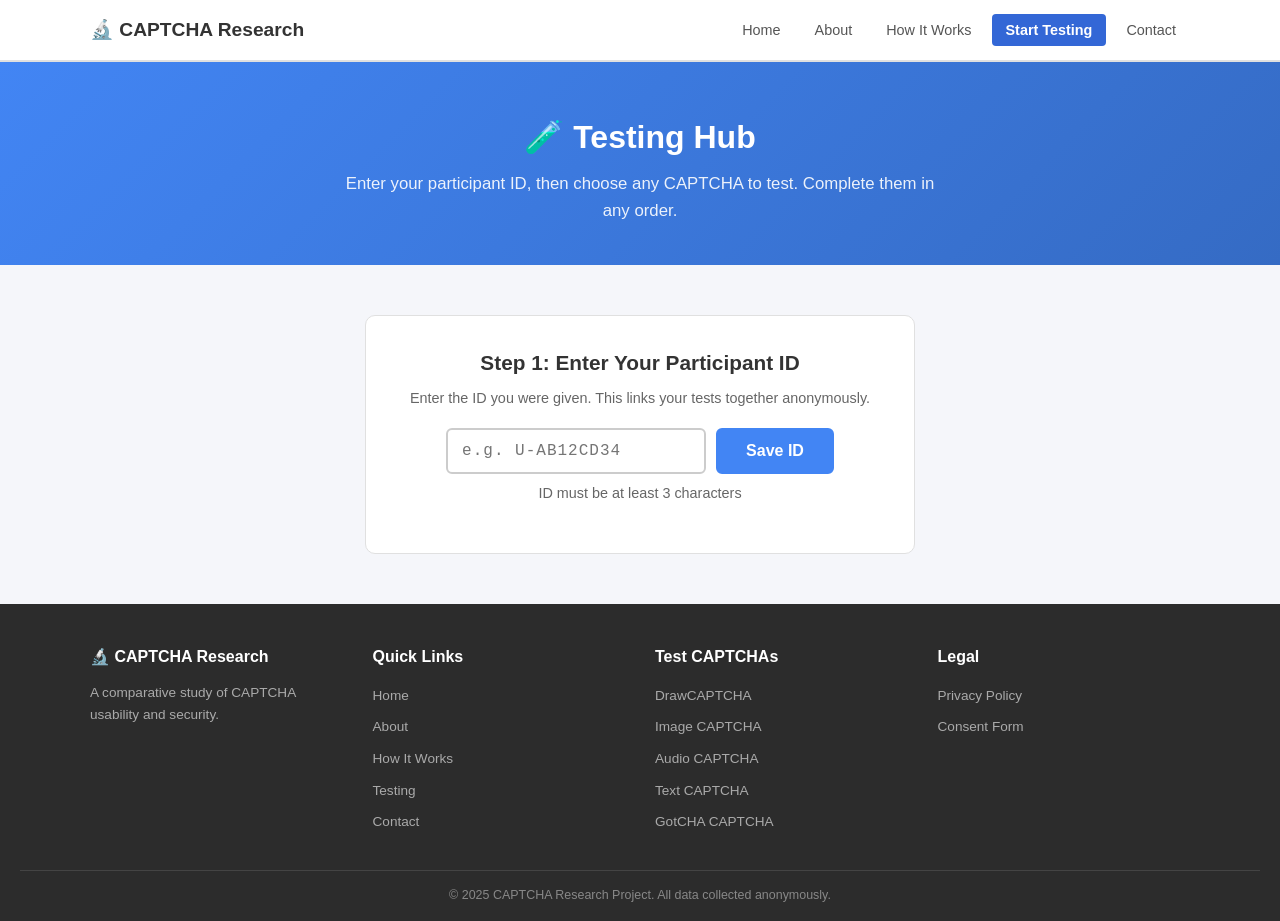
<file: testing.html>
<!DOCTYPE html>
<html lang="en">
<head>
    <meta charset="UTF-8">
    <meta name="viewport" content="width=device-width, initial-scale=1.0">
    <title>Testing Hub - CAPTCHA Research</title>
    <link rel="stylesheet" href="css/global.css">
    <link rel="stylesheet" href="css/navbar.css">
    <link rel="stylesheet" href="css/footer.css">
    <link rel="stylesheet" href="css/testing-hub.css">
</head>
<body>
    <!-- NAVBAR -->
    <nav class="navbar">
        <div class="nav-container">
            <a href="index.html" class="nav-logo">🔬 CAPTCHA Research</a>
            <button class="nav-toggle" id="navToggle" aria-label="Toggle menu">
                <span></span><span></span><span></span>
            </button>
            <ul class="nav-menu" id="navMenu">
                <li><a href="index.html" class="nav-link">Home</a></li>
                <li><a href="about.html" class="nav-link">About</a></li>
                <li><a href="how-it-works.html" class="nav-link">How It Works</a></li>
                <li><a href="testing.html" class="nav-link active nav-cta">Start Testing</a></li>
                <li><a href="contact.html" class="nav-link">Contact</a></li>
            </ul>
        </div>
    </nav>

    <!-- PAGE HEADER -->
    <section class="page-header">
        <div class="container">
            <h1>🧪 Testing Hub</h1>
            <p class="page-header-sub">Enter your participant ID, then choose any CAPTCHA to test. Complete them in any order.</p>
        </div>
    </section>

    <!-- ID ENTRY -->
    <section class="section">
        <div class="container">
            <div class="id-entry-card" id="idEntryCard">
                <h2>Step 1: Enter Your Participant ID</h2>
                <p>Enter the ID you were given. This links your tests together anonymously.</p>
                <div class="id-form-row">
                    <input type="text" id="participantIdInput" placeholder="e.g. U-AB12CD34" class="id-input">
                    <button class="btn btn-primary" id="idSaveBtn" onclick="saveParticipantId()">Save ID</button>
                </div>
                <p class="id-hint" id="idHint">ID must be at least 3 characters</p>
            </div>

            <div class="id-saved-banner" id="idSavedBanner" style="display:none;">
                <span>✅ Participant ID: <strong id="savedIdDisplay"></strong></span>
                <button class="btn-small" onclick="changeId()">Change</button>
            </div>
        </div>
    </section>

    <!-- CAPTCHA SELECTION -->
    <section class="section" id="captchaSelectionSection" style="display:none;">
        <div class="container">
            <h2 class="section-title">Step 2: Choose a CAPTCHA to Test</h2>
            <p class="section-subtitle">Click any card below to start testing that CAPTCHA type. Your progress is tracked.</p>

            <div class="progress-bar-container">
                <div class="progress-bar">
                    <div class="progress-fill" id="progressFill" style="width:0%"></div>
                </div>
                <span class="progress-text" id="progressText">0 / 5 Completed</span>
            </div>

            <div class="test-cards-grid">
                <!-- DRAW -->
                <div class="test-card" id="card-draw" onclick="goToTest('draw')">
                    <div class="test-card-status" id="status-draw">Not Started</div>
                    <div class="test-card-icon">✏️</div>
                    <h3>DrawCAPTCHA</h3>
                    <p>Trace a guided path on a canvas. A behavioral verification CAPTCHA.</p>
                    <span class="test-card-badge experimental">Behavioral</span>
                    <span class="test-card-difficulty">Varies</span>
                </div>

                <!-- IMAGE -->
                <div class="test-card" id="card-image" onclick="goToTest('image')">
                    <div class="test-card-status" id="status-image">Not Started</div>
                    <div class="test-card-icon">🖼️</div>
                    <h3>Image CAPTCHA</h3>
                    <p>Select all images matching a category from a 3×3 grid.</p>
                    <span class="test-card-badge traditional">Traditional</span>
                    <span class="test-card-difficulty">Medium</span>
                </div>

                <!-- AUDIO -->
                <div class="test-card" id="card-audio" onclick="goToTest('audio')">
                    <div class="test-card-status" id="status-audio">Not Started</div>
                    <div class="test-card-icon">🔊</div>
                    <h3>Audio CAPTCHA</h3>
                    <p>Listen to spoken words with background noise and type them.</p>
                    <span class="test-card-badge traditional">Traditional</span>
                    <span class="test-card-difficulty">Medium</span>
                </div>

                <!-- TEXT -->
                <div class="test-card" id="card-text" onclick="goToTest('text')">
                    <div class="test-card-status" id="status-text">Not Started</div>
                    <div class="test-card-icon">🔤</div>
                    <h3>Text CAPTCHA</h3>
                    <p>Read distorted, warped text and type what you see.</p>
                    <span class="test-card-badge traditional">Traditional</span>
                    <span class="test-card-difficulty">Medium</span>
                </div>


                <!-- GOTCHA -->
                <div class="test-card" id="card-gotcha" onclick="goToTest('gotcha')">
                    <div class="test-card-status" id="status-gotcha">Not Started</div>
                    <div class="test-card-icon">🎯</div>
                    <h3>GotCHA CAPTCHA</h3>
                    <p>Find sketched icons hidden in an image and click them in the right order.</p>
                    <span class="test-card-badge novel">Novel</span>
                    <span class="test-card-difficulty">Hard</span>
                </div>
            </div>

            <!-- ALL COMPLETE -->
            <div class="all-complete-box" id="allCompleteBox" style="display:none;">
                <h2>🎉 All CAPTCHAs Completed!</h2>
                <p>Thank you for testing all five CAPTCHA types. Your anonymous data has been recorded and will contribute to our research.</p>
                <p>You can re-test any CAPTCHA or <a href="contact.html">send us feedback</a>.</p>
            </div>
        </div>
    </section>

    <!-- FOOTER -->
    <footer class="footer">
        <div class="footer-container">
            <div class="footer-col">
                <h4>🔬 CAPTCHA Research</h4>
                <p>A comparative study of CAPTCHA usability and security.</p>
            </div>
            <div class="footer-col">
                <h4>Quick Links</h4>
                <ul>
                    <li><a href="index.html">Home</a></li>
                    <li><a href="about.html">About</a></li>
                    <li><a href="how-it-works.html">How It Works</a></li>
                    <li><a href="testing.html">Testing</a></li>
                    <li><a href="contact.html">Contact</a></li>
                </ul>
            </div>
            <div class="footer-col">
                <h4>Test CAPTCHAs</h4>
                <ul>
                    <li><a href="test/draw.html">DrawCAPTCHA</a></li>
                    <li><a href="test/image.html">Image CAPTCHA</a></li>
                    <li><a href="test/audio.html">Audio CAPTCHA</a></li>
                    <li><a href="test/text.html">Text CAPTCHA</a></li>
                    <li><a href="test/gotcha.html">GotCHA CAPTCHA</a></li>
                </ul>
            </div>
            <div class="footer-col">
                <h4>Legal</h4>
                <ul>
                    <li><a href="#">Privacy Policy</a></li>
                    <li><a href="#">Consent Form</a></li>
                </ul>
            </div>
        </div>
        <div class="footer-bottom">
            <p>&copy; 2025 CAPTCHA Research Project. All data collected anonymously.</p>
        </div>
    </footer>

    <script src="js/global.js"></script>
    <script src="js/session.js"></script>
    <script src="js/testing-hub.js"></script>
</body>
</html>
</file>
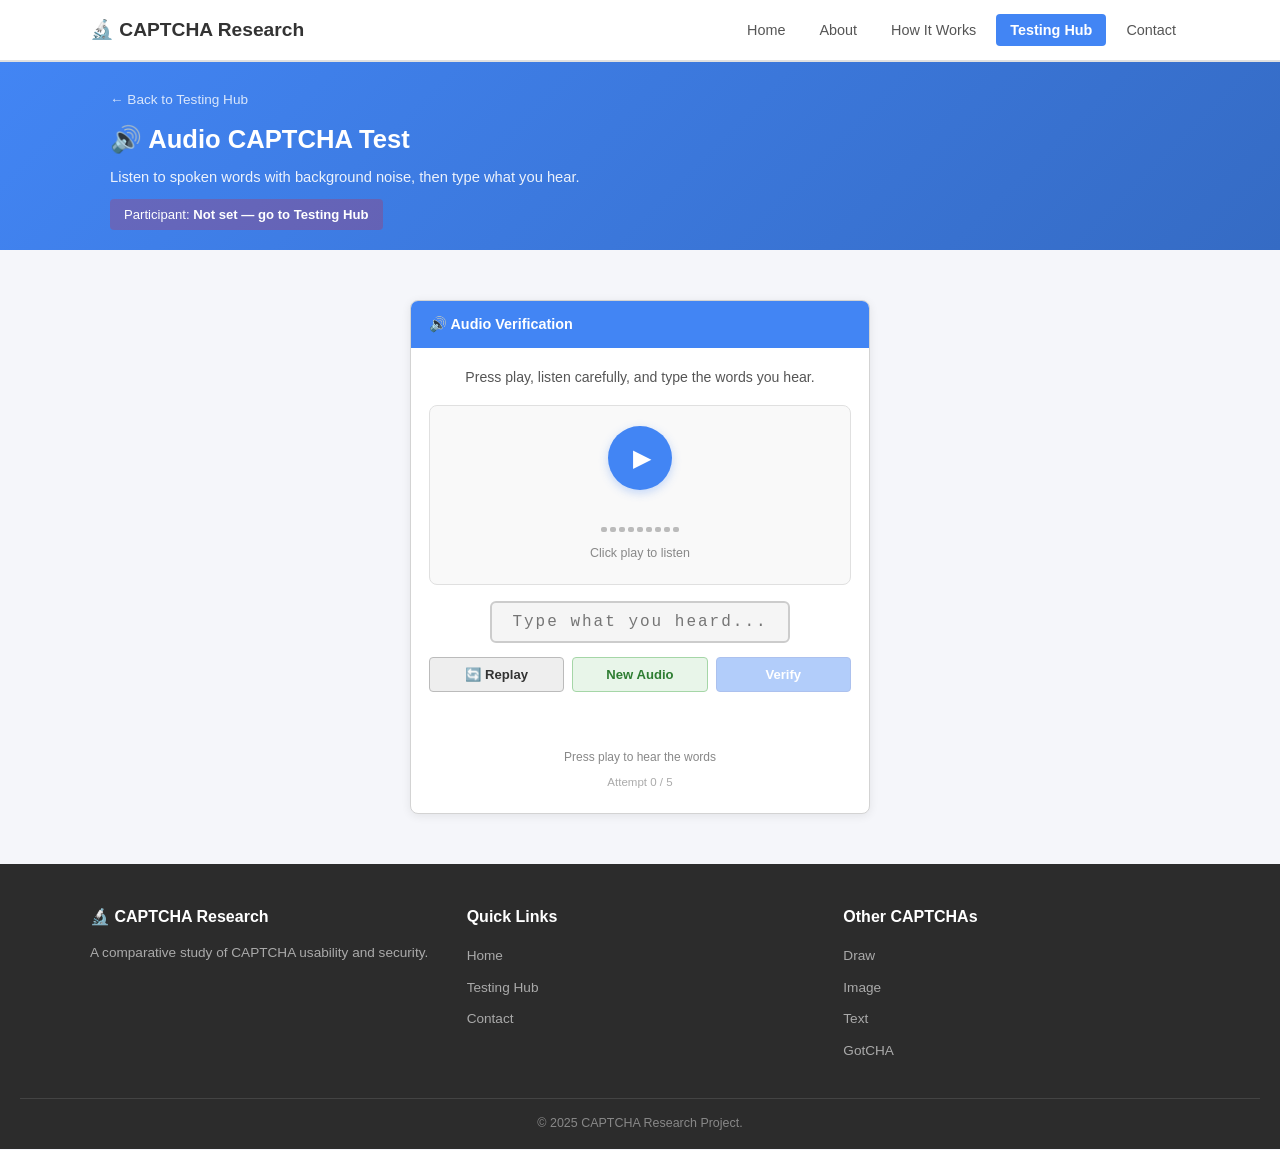
<file: test/audio.html>
<!DOCTYPE html>
<html lang="en">
<head>
    <meta charset="UTF-8">
    <meta name="viewport" content="width=device-width, initial-scale=1.0">
    <title>Audio CAPTCHA Test - CAPTCHA Research</title>
    <link rel="stylesheet" href="../css/global.css">
    <link rel="stylesheet" href="../css/navbar.css">
    <link rel="stylesheet" href="../css/footer.css">
    <link rel="stylesheet" href="../css/captcha-common.css">
    <link rel="stylesheet" href="../css/captcha-audio.css">
</head>
<body>
    <nav class="navbar">
        <div class="nav-container">
            <a href="../index.html" class="nav-logo">🔬 CAPTCHA Research</a>
            <button class="nav-toggle" id="navToggle" aria-label="Toggle menu">
                <span></span><span></span><span></span>
            </button>
            <ul class="nav-menu" id="navMenu">
                <li><a href="../index.html" class="nav-link">Home</a></li>
                <li><a href="../about.html" class="nav-link">About</a></li>
                <li><a href="../how-it-works.html" class="nav-link">How It Works</a></li>
                <li><a href="../testing.html" class="nav-link nav-cta">Testing Hub</a></li>
                <li><a href="../contact.html" class="nav-link">Contact</a></li>
            </ul>
        </div>
    </nav>

    <section class="test-page-header">
        <div class="container">
            <a href="../testing.html" class="back-link">← Back to Testing Hub</a>
            <h1>🔊 Audio CAPTCHA Test</h1>
            <p>Listen to spoken words with background noise, then type what you hear.</p>
            <div class="participant-banner" id="participantBanner">
                Participant: <strong id="participantDisplay">Not set</strong>
            </div>
        </div>
    </section>

    <section class="section">
        <div class="container captcha-test-container">
            <div class="captcha-box" id="captchaBox">
                <div class="captcha-box-header">
                    <span>🔊 Audio Verification</span>
                </div>
                <div class="captcha-box-body">
                    <p class="captcha-instruction">Press play, listen carefully, and type the words you hear.</p>

                    <div class="audio-player-area">
                        <button class="audio-play-btn" id="btnPlay" onclick="playAudioChallenge()">
                            <span class="play-icon">▶</span>
                        </button>
                        <div class="audio-visualizer" id="audioVisualizer">
                            <div class="audio-bar"></div><div class="audio-bar"></div><div class="audio-bar"></div>
                            <div class="audio-bar"></div><div class="audio-bar"></div><div class="audio-bar"></div>
                            <div class="audio-bar"></div><div class="audio-bar"></div><div class="audio-bar"></div>
                        </div>
                        <span class="audio-status-text" id="audioStatusText">Click play to listen</span>
                    </div>

                    <div class="audio-input-area">
                        <input type="text" id="audioInput" placeholder="Type what you heard..." class="audio-text-input" disabled>
                    </div>

                    <div class="captcha-button-row">
                        <button class="cbtn cbtn-reset" id="btnReplay" onclick="playAudioChallenge()">🔄 Replay</button>
                        <button class="cbtn cbtn-new" id="btnNewAudio" onclick="newAudioChallenge()">New Audio</button>
                        <button class="cbtn cbtn-submit" id="btnVerifyAudio" onclick="verifyAudio()" disabled>Verify</button>
                    </div>

                    <div class="captcha-status hidden" id="captchaStatus">
                        <span id="statusIcon"></span>
                        <span id="statusText"></span>
                    </div>
                    <p class="hint-text" id="hintText">Press play to begin</p>
                    <p class="attempts-text" id="attemptsText"></p>
                    <p class="log-indicator" id="logIndicator"></p>
                </div>
            </div>

            <div class="captcha-complete-box" id="completeBox" style="display:none;">
                <h3>✅ Audio CAPTCHA Verified!</h3>
                <p>Your Audio CAPTCHA test data has been recorded successfully.</p>
                <a href="../testing.html" class="btn btn-primary">← Back to Testing Hub</a>
            </div>
        </div>
    </section>

    <footer class="footer">
        <div class="footer-container">
            <div class="footer-col"><h4>🔬 CAPTCHA Research</h4><p>A comparative study of CAPTCHA usability and security.</p></div>
            <div class="footer-col"><h4>Quick Links</h4><ul><li><a href="../index.html">Home</a></li><li><a href="../testing.html">Testing Hub</a></li><li><a href="../contact.html">Contact</a></li></ul></div>
            <div class="footer-col"><h4>Other CAPTCHAs</h4><ul><li><a href="draw.html">Draw</a></li><li><a href="image.html">Image</a></li><li><a href="text.html">Text</a></li><li><a href="gotcha.html">GotCHA</a></li></ul></div>
        </div>
        <div class="footer-bottom"><p>&copy; 2025 CAPTCHA Research Project.</p></div>
    </footer>

    <script src="../js/global.js"></script>
    <script src="../js/session.js"></script>
    <script src="../js/browser-detect.js"></script>
    <script src="../js/logger.js"></script>
    <script src="../js/captcha-audio.js"></script>
</body>
</html>
</file>
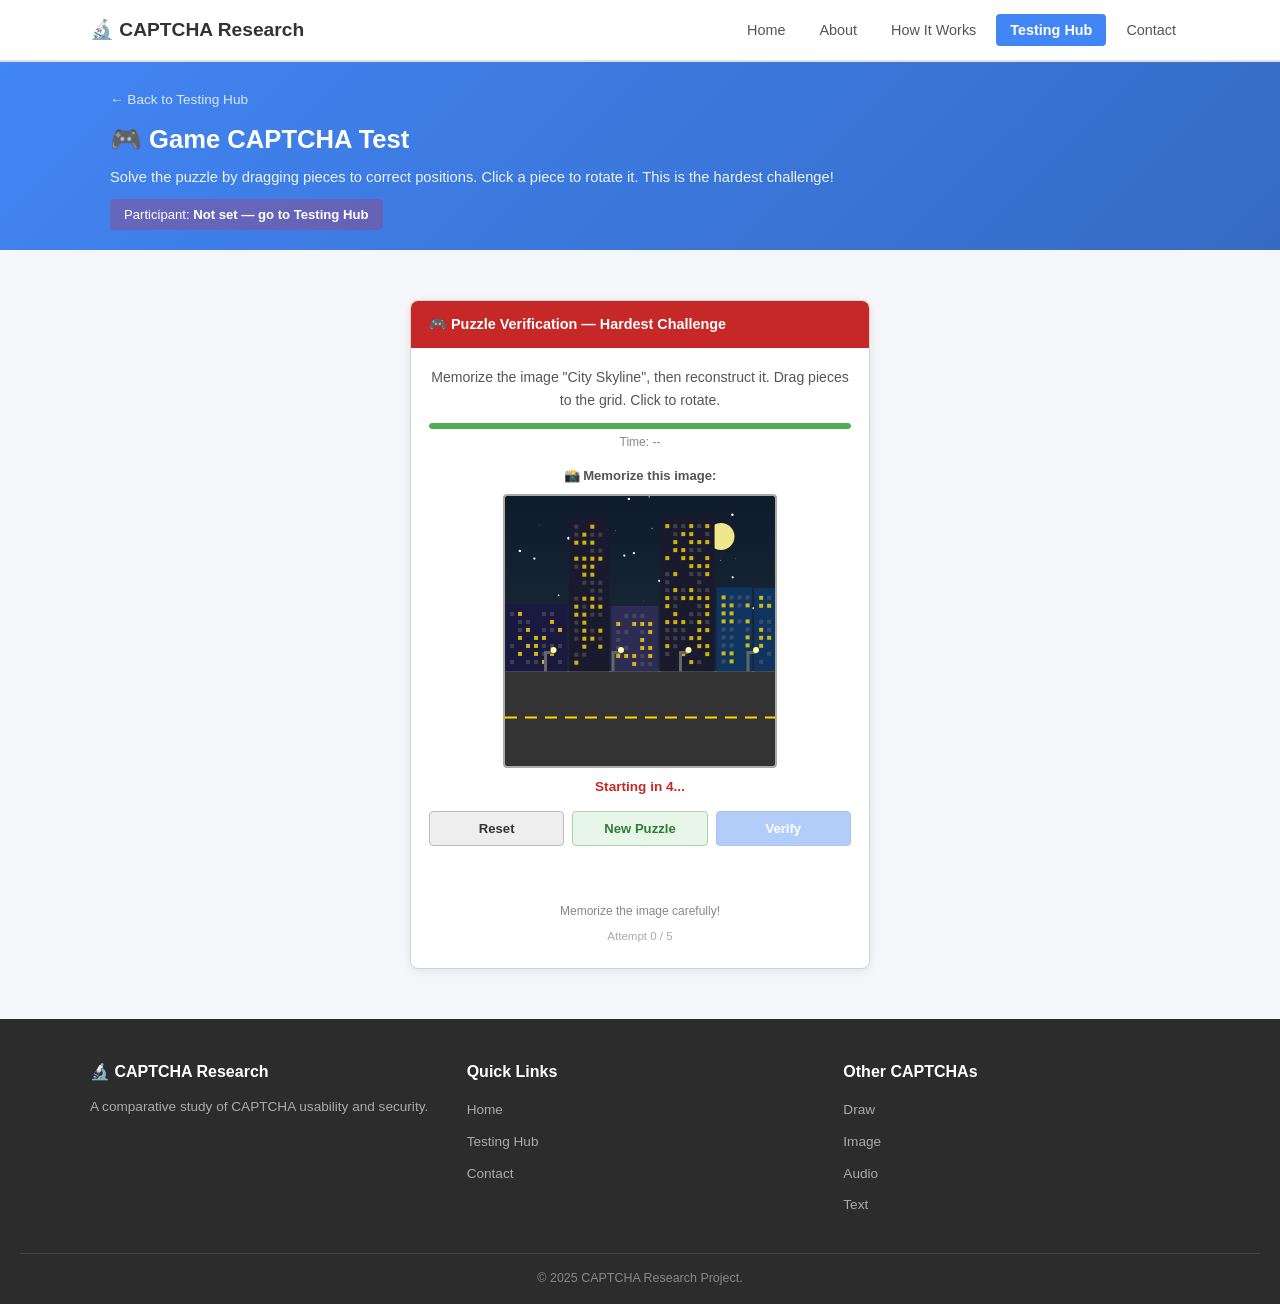
<file: test/game.html>
<!DOCTYPE html>
<html lang="en">

<head>
    <meta charset="UTF-8">
    <meta name="viewport" content="width=device-width, initial-scale=1.0">
    <title>Game CAPTCHA Test - CAPTCHA Research</title>
    <link rel="stylesheet" href="../css/global.css">
    <link rel="stylesheet" href="../css/navbar.css">
    <link rel="stylesheet" href="../css/footer.css">
    <link rel="stylesheet" href="../css/captcha-common.css">
    <link rel="stylesheet" href="../css/captcha-game.css">
</head>

<body>
    <nav class="navbar">
        <div class="nav-container">
            <a href="../index.html" class="nav-logo">🔬 CAPTCHA Research</a>
            <button class="nav-toggle" id="navToggle" aria-label="Toggle menu">
                <span></span><span></span><span></span>
            </button>
            <ul class="nav-menu" id="navMenu">
                <li><a href="../index.html" class="nav-link">Home</a></li>
                <li><a href="../about.html" class="nav-link">About</a></li>
                <li><a href="../how-it-works.html" class="nav-link">How It Works</a></li>
                <li><a href="../testing.html" class="nav-link nav-cta">Testing Hub</a></li>
                <li><a href="../contact.html" class="nav-link">Contact</a></li>
            </ul>
        </div>
    </nav>

    <section class="test-page-header">
        <div class="container">
            <a href="../testing.html" class="back-link">← Back to Testing Hub</a>
            <h1>🎮 Game CAPTCHA Test</h1>
            <p>Solve the puzzle by dragging pieces to correct positions. Click a piece to rotate it. This is the hardest
                challenge!</p>
            <div class="participant-banner" id="participantBanner">
                Participant: <strong id="participantDisplay">Not set</strong>
            </div>
        </div>
    </section>

    <section class="section">
        <div class="container captcha-test-container">
            <div class="captcha-box game-captcha-box" id="captchaBox">
                <div class="captcha-box-header game-header">
                    <span>🎮 Puzzle Verification — Hardest Challenge</span>
                </div>
                <div class="captcha-box-body">
                    <p class="captcha-instruction" id="gameInstruction">
                        Memorize the image, then reconstruct it. Drag pieces to the grid. Click a piece to rotate it.
                    </p>

                    <div class="game-timer-bar">
                        <div class="game-timer-fill" id="gameTimerFill"></div>
                    </div>
                    <p class="game-timer-text" id="gameTimerText">Time: --</p>

                    <div id="previewPhase">
                        <p class="phase-label">📸 Memorize this image:</p>
                        <canvas id="previewCanvas" width="270" height="270"></canvas>
                        <p class="preview-countdown" id="previewCountdown">Starting in 5...</p>
                    </div>

                    <div id="puzzlePhase" style="display:none;">
                        <div class="puzzle-area">
                            <div class="puzzle-board-wrapper">
                                <p class="phase-label">🧩 Drop pieces here:</p>
                                <div class="puzzle-board" id="puzzleBoard"></div>
                            </div>
                            <div class="puzzle-tray-wrapper">
                                <p class="phase-label">📦 Pieces (click to rotate):</p>
                                <div class="puzzle-tray" id="puzzleTray"></div>
                            </div>
                        </div>
                    </div>

                    <div class="captcha-button-row">
                        <button class="cbtn cbtn-reset" id="btnResetGame" onclick="resetGame()">Reset</button>
                        <button class="cbtn cbtn-new" id="btnNewGame" onclick="newGame()">New Puzzle</button>
                        <button class="cbtn cbtn-submit" id="btnVerifyGame" onclick="verifyGame()"
                            disabled>Verify</button>
                    </div>

                    <div class="captcha-status hidden" id="captchaStatus">
                        <span id="statusIcon"></span>
                        <span id="statusText"></span>
                    </div>
                    <p class="hint-text" id="hintText"></p>
                    <p class="attempts-text" id="attemptsText"></p>
                    <p class="log-indicator" id="logIndicator"></p>
                </div>
            </div>

            <!-- <div class="captcha-complete-box" id="completeBox" style="display:none;">
                <h3>✅ Game CAPTCHA Verified!</h3>
                <p>Your Game CAPTCHA test data has been recorded successfully.</p>
                <a href="../testing.html" class="btn btn-primary">← Back to Testing Hub</a>
            </div> -->
            <div class="captcha-complete-box" id="completeBox" style="display:none;"></div>
        </div>
    </section>

    <footer class="footer">
        <div class="footer-container">
            <div class="footer-col">
                <h4>🔬 CAPTCHA Research</h4>
                <p>A comparative study of CAPTCHA usability and security.</p>
            </div>
            <div class="footer-col">
                <h4>Quick Links</h4>
                <ul>
                    <li><a href="../index.html">Home</a></li>
                    <li><a href="../testing.html">Testing Hub</a></li>
                    <li><a href="../contact.html">Contact</a></li>
                </ul>
            </div>
            <div class="footer-col">
                <h4>Other CAPTCHAs</h4>
                <ul>
                    <li><a href="draw.html">Draw</a></li>
                    <li><a href="image.html">Image</a></li>
                    <li><a href="audio.html">Audio</a></li>
                    <li><a href="text.html">Text</a></li>
                </ul>
            </div>
        </div>
        <div class="footer-bottom">
            <p>&copy; 2025 CAPTCHA Research Project.</p>
        </div>
    </footer>

    <script src="../js/global.js"></script>
    <script src="../js/session.js"></script>
    <script src="../js/browser-detect.js"></script>
    <script src="../js/logger.js"></script>
    <script src="../js/captcha-game.js"></script>
</body>

</html>
</file>
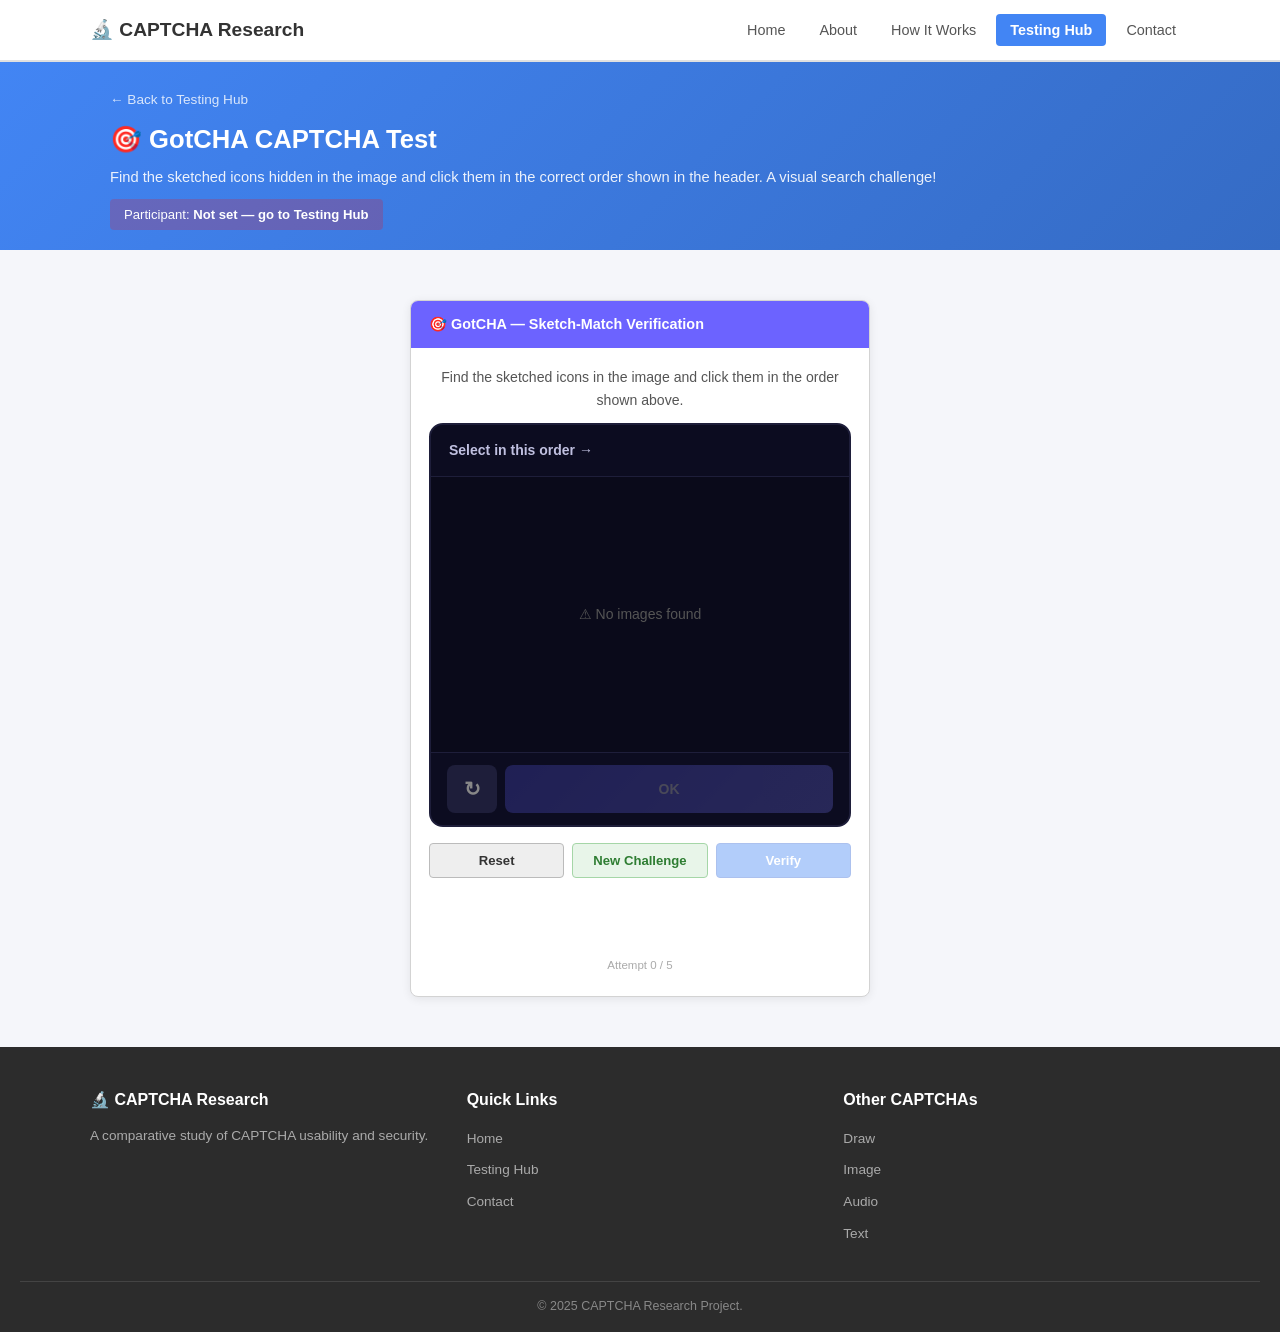
<file: test/gotcha.html>
<!DOCTYPE html>
<html lang="en">

<head>
    <meta charset="UTF-8">
    <meta name="viewport" content="width=device-width, initial-scale=1.0">
    <title>GotCHA CAPTCHA Test - CAPTCHA Research</title>
    <link rel="stylesheet" href="../css/global.css">
    <link rel="stylesheet" href="../css/navbar.css">
    <link rel="stylesheet" href="../css/footer.css">
    <link rel="stylesheet" href="../css/captcha-common.css">
    <link rel="stylesheet" href="../css/captcha-gotcha.css">
</head>

<body>
    <nav class="navbar">
        <div class="nav-container">
            <a href="../index.html" class="nav-logo">🔬 CAPTCHA Research</a>
            <button class="nav-toggle" id="navToggle" aria-label="Toggle menu">
                <span></span><span></span><span></span>
            </button>
            <ul class="nav-menu" id="navMenu">
                <li><a href="../index.html" class="nav-link">Home</a></li>
                <li><a href="../about.html" class="nav-link">About</a></li>
                <li><a href="../how-it-works.html" class="nav-link">How It Works</a></li>
                <li><a href="../testing.html" class="nav-link nav-cta">Testing Hub</a></li>
                <li><a href="../contact.html" class="nav-link">Contact</a></li>
            </ul>
        </div>
    </nav>

    <section class="test-page-header">
        <div class="container">
            <a href="../testing.html" class="back-link">← Back to Testing Hub</a>
            <h1>🎯 GotCHA CAPTCHA Test</h1>
            <p>Find the sketched icons hidden in the image and click them in the correct order shown in the header. A visual search challenge!</p>
            <div class="participant-banner" id="participantBanner">
                Participant: <strong id="participantDisplay">Not set</strong>
            </div>
        </div>
    </section>

    <section class="section">
        <div class="container captcha-test-container">
            <div class="captcha-box gotcha-captcha-box" id="captchaBox">
                <div class="captcha-box-header gotcha-header">
                    <span>🎯 GotCHA — Sketch-Match Verification</span>
                </div>
                <div class="captcha-box-body">
                    <p class="captcha-instruction" id="gotchaInstruction">
                        Find the sketched icons in the image and click them in the order shown above.
                    </p>

                    <!-- Global SVG pencil filter -->
                    <svg style="position:absolute;width:0;height:0;overflow:hidden;" aria-hidden="true">
                        <defs>
                            <filter id="pencilSketch" x="-10%" y="-10%" width="120%" height="120%">
                                <feTurbulence type="turbulence" baseFrequency="0.55"
                                              numOctaves="3" result="noise" seed="42"/>
                                <feDisplacementMap in="SourceGraphic" in2="noise"
                                                   scale="2.5"
                                                   xChannelSelector="R"
                                                   yChannelSelector="G"/>
                            </filter>
                        </defs>
                    </svg>

                    <div id="gotchaCaptchaContainer"></div>

                    <div class="captcha-button-row">
                        <button class="cbtn cbtn-reset" id="btnResetGotcha" onclick="resetGotcha()">Reset</button>
                        <button class="cbtn cbtn-new" id="btnNewGotcha" onclick="newGotchaChallenge()">New Challenge</button>
                        <button class="cbtn cbtn-submit" id="btnVerifyGotcha" onclick="verifyGotcha()" disabled>Verify</button>
                    </div>

                    <div class="captcha-status hidden" id="captchaStatus">
                        <span id="statusIcon"></span>
                        <span id="statusText"></span>
                    </div>
                    <p class="hint-text" id="hintText"></p>
                    <p class="attempts-text" id="attemptsText"></p>
                    <p class="log-indicator" id="logIndicator"></p>
                </div>
            </div>

            <div class="captcha-complete-box" id="completeBox" style="display:none;"></div>
        </div>
    </section>

    <footer class="footer">
        <div class="footer-container">
            <div class="footer-col">
                <h4>🔬 CAPTCHA Research</h4>
                <p>A comparative study of CAPTCHA usability and security.</p>
            </div>
            <div class="footer-col">
                <h4>Quick Links</h4>
                <ul>
                    <li><a href="../index.html">Home</a></li>
                    <li><a href="../testing.html">Testing Hub</a></li>
                    <li><a href="../contact.html">Contact</a></li>
                </ul>
            </div>
            <div class="footer-col">
                <h4>Other CAPTCHAs</h4>
                <ul>
                    <li><a href="draw.html">Draw</a></li>
                    <li><a href="image.html">Image</a></li>
                    <li><a href="audio.html">Audio</a></li>
                    <li><a href="text.html">Text</a></li>
                </ul>
            </div>
        </div>
        <div class="footer-bottom">
            <p>&copy; 2025 CAPTCHA Research Project.</p>
        </div>
    </footer>

    <script src="../js/global.js"></script>
    <script src="../js/session.js"></script>
    <script src="../js/browser-detect.js"></script>
    <script src="../js/logger.js"></script>
    <script src="../js/gotcha-config.js"></script>
    <script src="../js/gotcha-icons.js"></script>
    <script src="../js/captcha-gotcha.js"></script>
</body>

</html>
</file>
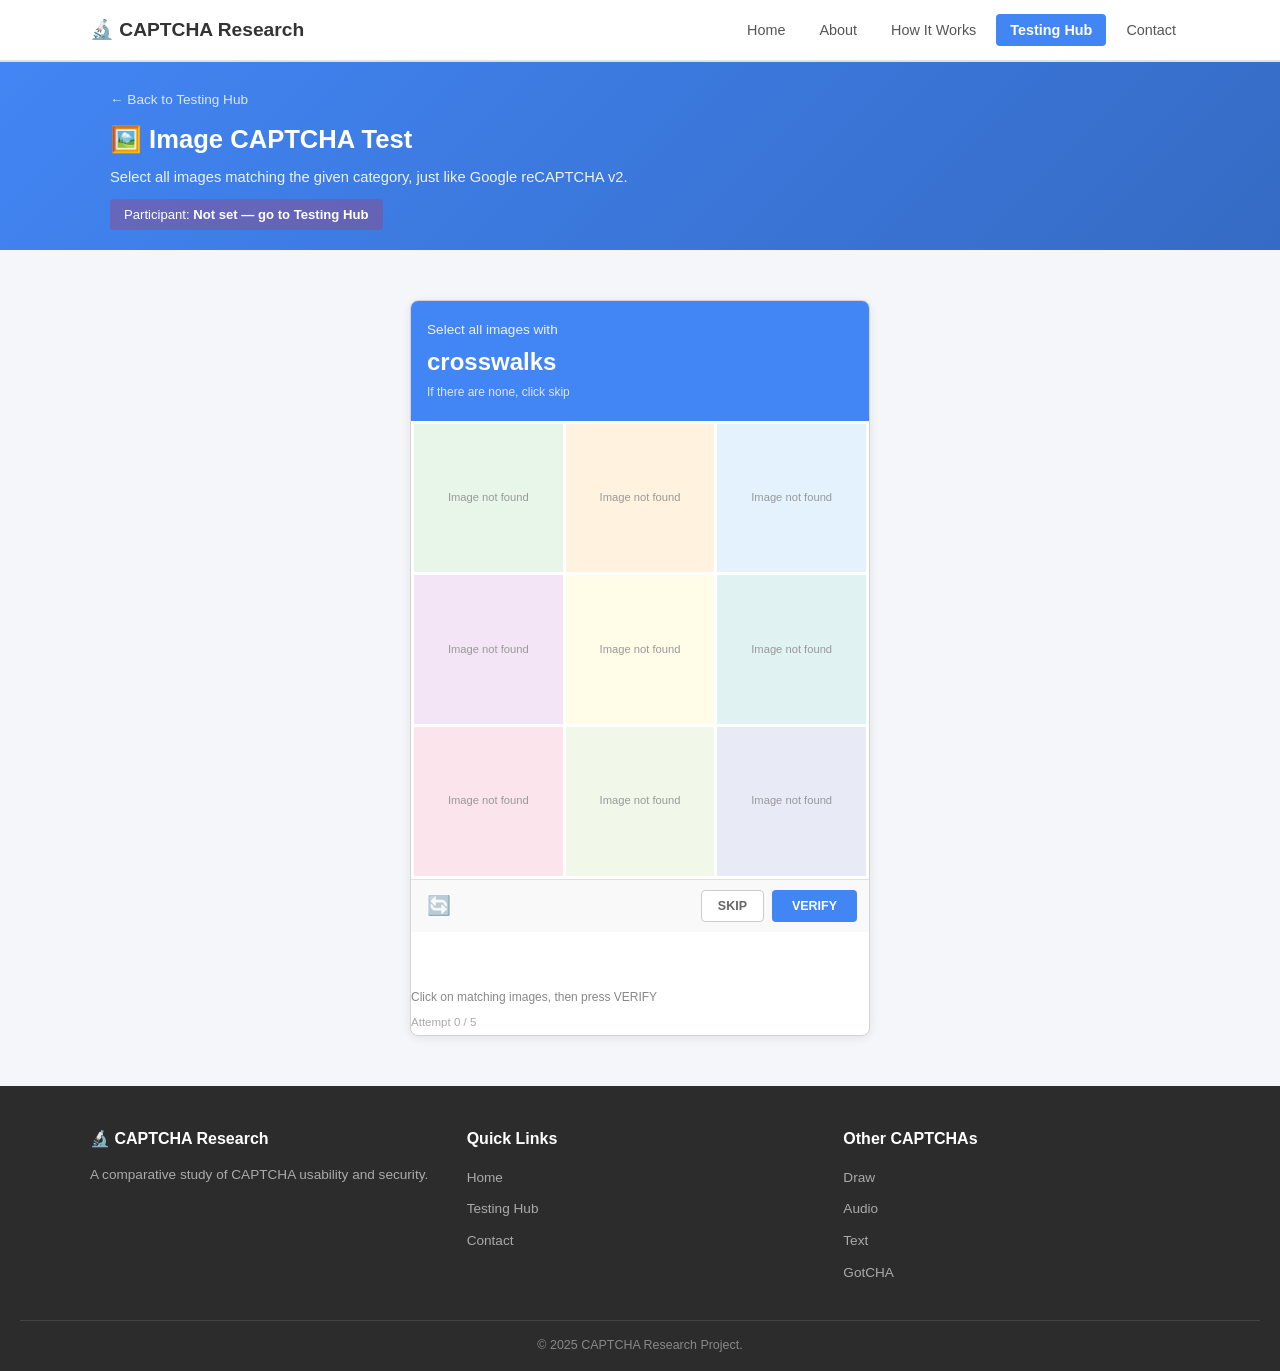
<file: test/image.html>
<!DOCTYPE html>
<html lang="en">
<head>
    <meta charset="UTF-8">
    <meta name="viewport" content="width=device-width, initial-scale=1.0">
    <title>Image CAPTCHA Test - CAPTCHA Research</title>
    <link rel="stylesheet" href="../css/global.css">
    <link rel="stylesheet" href="../css/navbar.css">
    <link rel="stylesheet" href="../css/footer.css">
    <link rel="stylesheet" href="../css/captcha-common.css">
    <link rel="stylesheet" href="../css/captcha-image.css">
</head>
<body>
    <nav class="navbar">
        <div class="nav-container">
            <a href="../index.html" class="nav-logo">🔬 CAPTCHA Research</a>
            <button class="nav-toggle" id="navToggle" aria-label="Toggle menu">
                <span></span><span></span><span></span>
            </button>
            <ul class="nav-menu" id="navMenu">
                <li><a href="../index.html" class="nav-link">Home</a></li>
                <li><a href="../about.html" class="nav-link">About</a></li>
                <li><a href="../how-it-works.html" class="nav-link">How It Works</a></li>
                <li><a href="../testing.html" class="nav-link nav-cta">Testing Hub</a></li>
                <li><a href="../contact.html" class="nav-link">Contact</a></li>
            </ul>
        </div>
    </nav>

    <section class="test-page-header">
        <div class="container">
            <a href="../testing.html" class="back-link">← Back to Testing Hub</a>
            <h1>🖼️ Image CAPTCHA Test</h1>
            <p>Select all images matching the given category, just like Google reCAPTCHA v2.</p>
            <div class="participant-banner" id="participantBanner">
                Participant: <strong id="participantDisplay">Not set</strong>
            </div>
        </div>
    </section>

    <section class="section">
        <div class="container captcha-test-container">
            <div class="captcha-box" id="captchaBox">
                <div class="recaptcha-header" id="recaptchaHeader">
                    <p class="recaptcha-task">Select all images with</p>
                    <h2 class="recaptcha-target" id="targetLabel">traffic lights</h2>
                    <p class="recaptcha-hint">If there are none, click skip</p>
                </div>
                <div class="image-grid" id="imageGrid"></div>
                <div class="recaptcha-footer">
                    <div class="recaptcha-footer-left">
                        <button class="recaptcha-icon-btn" id="btnNewImage" title="Get new challenge">🔄</button>
                    </div>
                    <div class="recaptcha-footer-right">
                        <button class="recaptcha-skip-btn" id="btnSkip">SKIP</button>
                        <button class="recaptcha-verify-btn" id="btnVerifyImage">VERIFY</button>
                    </div>
                </div>
                <div class="captcha-status hidden" id="captchaStatus">
                    <span id="statusIcon"></span>
                    <span id="statusText"></span>
                </div>
                <p class="hint-text" id="hintText"></p>
                <p class="attempts-text" id="attemptsText"></p>
                <p class="log-indicator" id="logIndicator"></p>
            </div>

            <div class="captcha-complete-box" id="completeBox" style="display:none;">
                <h3>✅ Image CAPTCHA Verified!</h3>
                <p>Your Image CAPTCHA test data has been recorded successfully.</p>
                <a href="../testing.html" class="btn btn-primary">← Back to Testing Hub</a>
            </div>
        </div>
    </section>

    <footer class="footer">
        <div class="footer-container">
            <div class="footer-col"><h4>🔬 CAPTCHA Research</h4><p>A comparative study of CAPTCHA usability and security.</p></div>
            <div class="footer-col"><h4>Quick Links</h4><ul><li><a href="../index.html">Home</a></li><li><a href="../testing.html">Testing Hub</a></li><li><a href="../contact.html">Contact</a></li></ul></div>
            <div class="footer-col"><h4>Other CAPTCHAs</h4><ul><li><a href="draw.html">Draw</a></li><li><a href="audio.html">Audio</a></li><li><a href="text.html">Text</a></li><li><a href="gotcha.html">GotCHA</a></li></ul></div>
        </div>
        <div class="footer-bottom"><p>&copy; 2025 CAPTCHA Research Project.</p></div>
    </footer>

    <script src="../js/global.js"></script>
    <script src="../js/session.js"></script>
    <script src="../js/browser-detect.js"></script>
    <script src="../js/logger.js"></script>
    <script src="../js/image-data.js"></script>
    <script src="../js/captcha-image.js"></script>
</body>
</html>
</file>
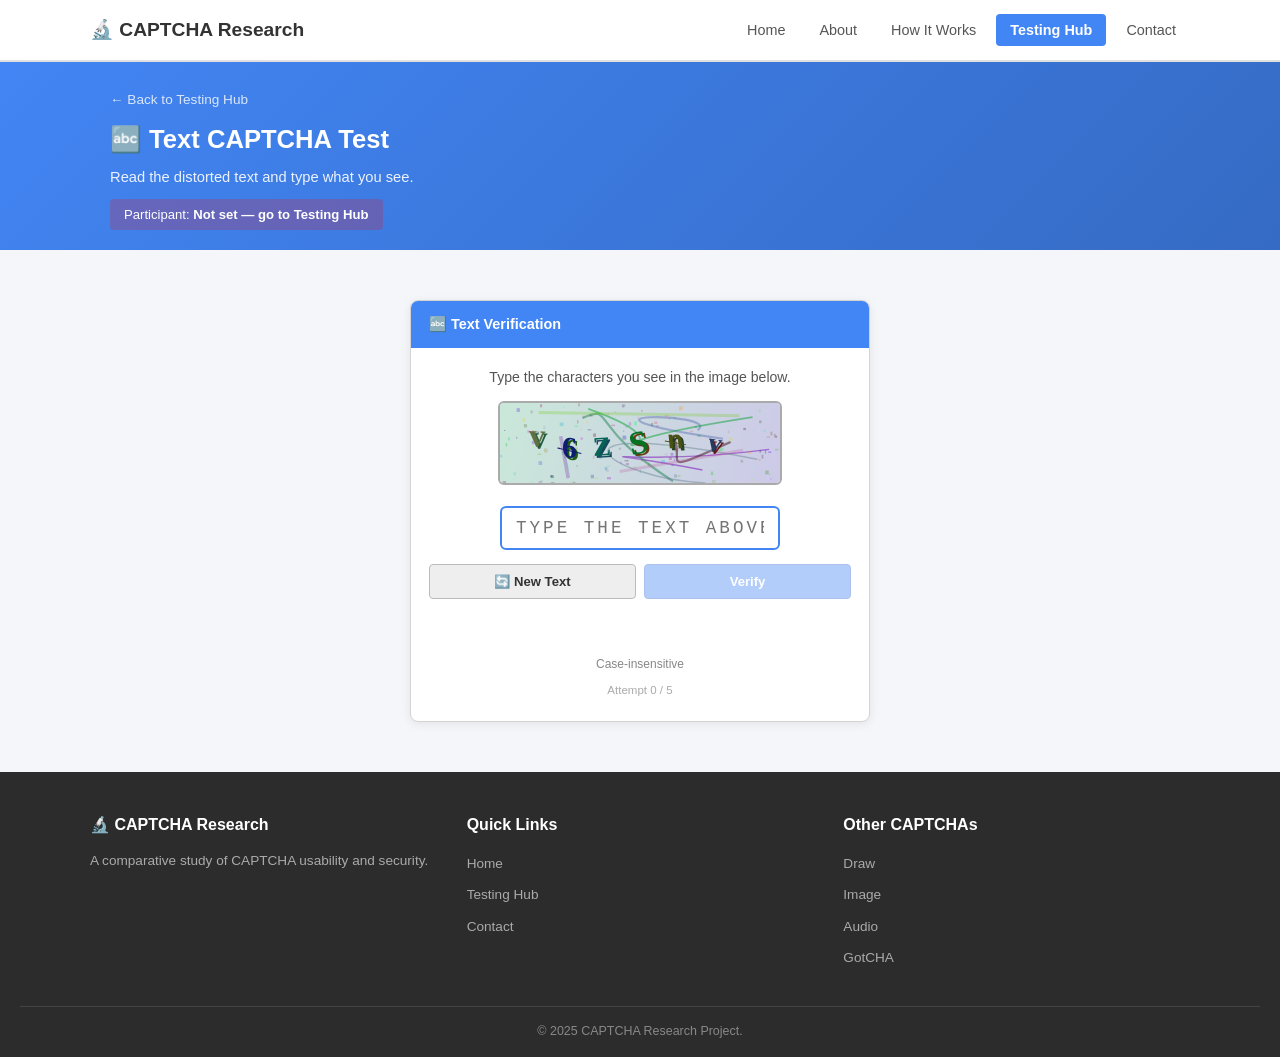
<file: test/text.html>
<!DOCTYPE html>
<html lang="en">
<head>
    <meta charset="UTF-8">
    <meta name="viewport" content="width=device-width, initial-scale=1.0">
    <title>Text CAPTCHA Test - CAPTCHA Research</title>
    <link rel="stylesheet" href="../css/global.css">
    <link rel="stylesheet" href="../css/navbar.css">
    <link rel="stylesheet" href="../css/footer.css">
    <link rel="stylesheet" href="../css/captcha-common.css">
    <link rel="stylesheet" href="../css/captcha-text.css">
</head>
<body>
    <nav class="navbar">
        <div class="nav-container">
            <a href="../index.html" class="nav-logo">🔬 CAPTCHA Research</a>
            <button class="nav-toggle" id="navToggle" aria-label="Toggle menu">
                <span></span><span></span><span></span>
            </button>
            <ul class="nav-menu" id="navMenu">
                <li><a href="../index.html" class="nav-link">Home</a></li>
                <li><a href="../about.html" class="nav-link">About</a></li>
                <li><a href="../how-it-works.html" class="nav-link">How It Works</a></li>
                <li><a href="../testing.html" class="nav-link nav-cta">Testing Hub</a></li>
                <li><a href="../contact.html" class="nav-link">Contact</a></li>
            </ul>
        </div>
    </nav>

    <section class="test-page-header">
        <div class="container">
            <a href="../testing.html" class="back-link">← Back to Testing Hub</a>
            <h1>🔤 Text CAPTCHA Test</h1>
            <p>Read the distorted text and type what you see.</p>
            <div class="participant-banner" id="participantBanner">
                Participant: <strong id="participantDisplay">Not set</strong>
            </div>
        </div>
    </section>

    <section class="section">
        <div class="container captcha-test-container">
            <div class="captcha-box" id="captchaBox">
                <div class="captcha-box-header">
                    <span>🔤 Text Verification</span>
                </div>
                <div class="captcha-box-body">
                    <p class="captcha-instruction">Type the characters you see in the image below.</p>

                    <div class="text-captcha-canvas-wrapper">
                        <canvas id="textCaptchaCanvas" width="280" height="80"></canvas>
                    </div>

                    <div class="text-input-area">
                        <input type="text" id="textInput" placeholder="Type the text above..." class="text-captcha-input" autocomplete="off" spellcheck="false">
                    </div>

                    <div class="captcha-button-row">
                        <button class="cbtn cbtn-reset" id="btnRefreshText" onclick="generateNewText()">🔄 New Text</button>
                        <button class="cbtn cbtn-submit" id="btnVerifyText" onclick="verifyText()" disabled>Verify</button>
                    </div>

                    <div class="captcha-status hidden" id="captchaStatus">
                        <span id="statusIcon"></span>
                        <span id="statusText"></span>
                    </div>
                    <p class="hint-text" id="hintText">Case-insensitive</p>
                    <p class="attempts-text" id="attemptsText"></p>
                    <p class="log-indicator" id="logIndicator"></p>
                </div>
            </div>

            <div class="captcha-complete-box" id="completeBox" style="display:none;">
                <h3>✅ Text CAPTCHA Verified!</h3>
                <p>Your Text CAPTCHA test data has been recorded successfully.</p>
                <a href="../testing.html" class="btn btn-primary">← Back to Testing Hub</a>
            </div>
        </div>
    </section>

    <footer class="footer">
        <div class="footer-container">
            <div class="footer-col"><h4>🔬 CAPTCHA Research</h4><p>A comparative study of CAPTCHA usability and security.</p></div>
            <div class="footer-col"><h4>Quick Links</h4><ul><li><a href="../index.html">Home</a></li><li><a href="../testing.html">Testing Hub</a></li><li><a href="../contact.html">Contact</a></li></ul></div>
            <div class="footer-col"><h4>Other CAPTCHAs</h4><ul><li><a href="draw.html">Draw</a></li><li><a href="image.html">Image</a></li><li><a href="audio.html">Audio</a></li><li><a href="gotcha.html">GotCHA</a></li></ul></div>
        </div>
        <div class="footer-bottom"><p>&copy; 2025 CAPTCHA Research Project.</p></div>
    </footer>

    <script src="../js/global.js"></script>
    <script src="../js/session.js"></script>
    <script src="../js/browser-detect.js"></script>
    <script src="../js/logger.js"></script>
    <script src="../js/captcha-text.js"></script>
</body>
</html>
</file>
<file: css/global.css>
/* ===== RESET & BASE ===== */
*, *::before, *::after {
    box-sizing: border-box;
    margin: 0;
    padding: 0;
}

html {
    scroll-behavior: smooth;
}

body {
    font-family: 'Segoe UI', Tahoma, Geneva, Verdana, sans-serif;
    color: #333;
    background: #f5f6fa;
    line-height: 1.6;
    min-height: 100vh;
    min-height: 100dvh;
    display: flex;
    flex-direction: column;
    overflow-x: hidden;
}

a {
    color: #4285f4;
    text-decoration: none;
}

a:hover {
    text-decoration: underline;
}

img {
    max-width: 100%;
    height: auto;
}

ul {
    list-style: none;
}

/* ===== CONTAINER ===== */
.container {
    width: 100%;
    max-width: 1100px;
    margin: 0 auto;
    padding: 0 20px;
}

/* ===== SECTIONS ===== */
.section {
    padding: 50px 0;
}

.section-title {
    text-align: center;
    font-size: 1.8rem;
    color: #222;
    margin-bottom: 10px;
}

.section-subtitle {
    text-align: center;
    color: #777;
    font-size: 1rem;
    margin-bottom: 40px;
    max-width: 650px;
    margin-left: auto;
    margin-right: auto;
}

/* ===== PAGE HEADER ===== */
.page-header {
    background: linear-gradient(135deg, #4285f4, #356bc4);
    color: #fff;
    padding: 50px 0 40px;
    text-align: center;
}

.page-header h1 {
    font-size: 2rem;
    margin-bottom: 8px;
}

.page-header-sub {
    font-size: 1.05rem;
    opacity: 0.9;
    max-width: 600px;
    margin: 0 auto;
}

/* ===== BUTTONS ===== */
.btn {
    display: inline-block;
    padding: 12px 28px;
    border-radius: 6px;
    font-size: 1rem;
    font-weight: 600;
    border: 2px solid transparent;
    cursor: pointer;
    transition: all 0.2s;
    text-decoration: none;
}

.btn:hover {
    text-decoration: none;
}

.btn-primary {
    background: #4285f4;
    color: #fff;
    border-color: #4285f4;
}

.btn-primary:hover {
    background: #3367d6;
    border-color: #3367d6;
}

.btn-secondary {
    background: transparent;
    color: #4285f4;
    border-color: #4285f4;
}

.btn-secondary:hover {
    background: #4285f4;
    color: #fff;
}

.btn-large {
    padding: 15px 36px;
    font-size: 1.1rem;
}

.btn-small {
    padding: 6px 14px;
    font-size: 0.8rem;
    border-radius: 4px;
    background: #eee;
    color: #333;
    border: 1px solid #ccc;
    cursor: pointer;
}

.btn-small:hover {
    background: #ddd;
}

/* ===== BADGES ===== */
.badge {
    display: inline-block;
    padding: 2px 10px;
    border-radius: 4px;
    font-size: 0.7rem;
    font-weight: bold;
    text-transform: uppercase;
}

.badge.novel, .card-badge.novel, .test-card-badge.novel, .detail-badge.novel {
    background: #e3f2fd;
    color: #1565c0;
}

.badge.traditional, .card-badge.traditional, .test-card-badge.traditional, .detail-badge.traditional {
    background: #e8f5e9;
    color: #2e7d32;
}

.badge.experimental, .card-badge.experimental, .test-card-badge.experimental, .detail-badge.experimental {
    background: #fff3e0;
    color: #e65100;
}

/* ===== CTA SECTION ===== */
.cta-section {
    background: #f0f4ff;
}

.cta-box {
    text-align: center;
    padding: 40px;
    background: #fff;
    border-radius: 12px;
    border: 2px dashed #4285f4;
}

.cta-box h2 {
    margin-bottom: 10px;
    color: #222;
}

.cta-box p {
    color: #666;
    margin-bottom: 20px;
    max-width: 500px;
    margin-left: auto;
    margin-right: auto;
}

/* ===== HONEYPOT ===== */
.hp-trap {
    position: absolute;
    left: -9999px;
    opacity: 0;
    height: 0;
    width: 0;
    overflow: hidden;
    pointer-events: none;
}

/* ===== RESPONSIVE ===== */
@media (max-width: 768px) {
    .section-title {
        font-size: 1.5rem;
    }

    .page-header h1 {
        font-size: 1.6rem;
    }

    .btn-large {
        padding: 12px 24px;
        font-size: 1rem;
    }

    .section {
        padding: 25px 0;
    }
}

@media (max-width: 480px) {
    .container {
        padding: 0 12px;
    }

    .section {
        padding: 15px 0;
    }

    .section-title {
        font-size: 1.3rem;
    }

    .page-header {
        padding: 30px 0 24px;
    }

    .page-header h1 {
        font-size: 1.4rem;
    }

    .page-header-sub {
        font-size: 0.9rem;
    }
}
</file>
<file: css/navbar.css>
.navbar {
    background: #fff;
    border-bottom: 2px solid #e0e0e0;
    position: sticky;
    top: 0;
    z-index: 999;
    padding: 0 20px;
}

.nav-container {
    max-width: 1100px;
    margin: 0 auto;
    display: flex;
    align-items: center;
    justify-content: space-between;
    height: 60px;
}

.nav-logo {
    font-size: 1.2rem;
    font-weight: bold;
    color: #333;
    text-decoration: none;
}

.nav-logo:hover {
    text-decoration: none;
    color: #4285f4;
}

.nav-menu {
    display: flex;
    align-items: center;
    gap: 6px;
}

.nav-link {
    padding: 8px 14px;
    font-size: 0.9rem;
    color: #555;
    border-radius: 4px;
    transition: all 0.2s;
    text-decoration: none;
}

.nav-link:hover {
    background: #f0f0f0;
    color: #333;
    text-decoration: none;
}

.nav-link.active {
    color: #4285f4;
    font-weight: 600;
}

.nav-link.nav-cta {
    background: #4285f4;
    color: #fff;
    font-weight: 600;
}

.nav-link.nav-cta:hover {
    background: #3367d6;
}

.nav-link.nav-cta.active {
    background: #3367d6;
    color: #fff;
}

/* HAMBURGER */
.nav-toggle {
    display: none;
    flex-direction: column;
    gap: 5px;
    background: none;
    border: none;
    cursor: pointer;
    padding: 5px;
}

.nav-toggle span {
    display: block;
    width: 25px;
    height: 3px;
    background: #333;
    border-radius: 2px;
    transition: all 0.3s;
}

.nav-toggle.active span:nth-child(1) {
    transform: rotate(45deg) translate(5px, 6px);
}

.nav-toggle.active span:nth-child(2) {
    opacity: 0;
}

.nav-toggle.active span:nth-child(3) {
    transform: rotate(-45deg) translate(5px, -6px);
}

@media (max-width: 768px) {
    .nav-toggle {
        display: flex;
    }

    .nav-menu {
        display: none;
        position: absolute;
        top: 60px;
        left: 0;
        right: 0;
        background: #fff;
        flex-direction: column;
        padding: 15px 20px;
        border-bottom: 2px solid #e0e0e0;
        gap: 4px;
        box-shadow: 0 4px 12px rgba(0,0,0,0.1);
    }

    .nav-menu.active {
        display: flex;
    }

    .nav-link {
        width: 100%;
        padding: 12px 14px;
    }
}
</file>
<file: css/footer.css>
.footer {
    background: #2c2c2c;
    color: #ccc;
    padding: 40px 20px 0;
    margin-top: auto;
}

.footer-container {
    max-width: 1100px;
    margin: 0 auto;
    display: grid;
    grid-template-columns: repeat(auto-fit, minmax(200px, 1fr));
    gap: 30px;
    padding-bottom: 30px;
}

.footer-col h4 {
    color: #fff;
    margin-bottom: 12px;
    font-size: 1rem;
}

.footer-col p {
    font-size: 0.85rem;
    line-height: 1.6;
    color: #aaa;
}

.footer-col ul li {
    margin-bottom: 6px;
}

.footer-col ul li a {
    color: #aaa;
    font-size: 0.85rem;
    text-decoration: none;
}

.footer-col ul li a:hover {
    color: #fff;
    text-decoration: underline;
}

.footer-bottom {
    border-top: 1px solid #444;
    padding: 15px 0;
    text-align: center;
}

.footer-bottom p {
    font-size: 0.78rem;
    color: #888;
}

@media (max-width: 600px) {
    .footer-container {
        grid-template-columns: 1fr 1fr;
    }
}

@media (max-width: 400px) {
    .footer-container {
        grid-template-columns: 1fr;
    }
}
</file>
<file: css/home.css>
/* ===== HERO ===== */
.hero {
    background: linear-gradient(135deg, #4285f4 0%, #2c5fc2 50%, #1a3a8a 100%);
    color: #fff;
    padding: 80px 20px 60px;
    text-align: center;
}

.hero-content {
    max-width: 750px;
    margin: 0 auto;
}

.hero h1 {
    font-size: 2.4rem;
    line-height: 1.3;
    margin-bottom: 16px;
}

.hero .highlight {
    color: #ffd54f;
}

.hero-subtitle {
    font-size: 1.1rem;
    opacity: 0.92;
    margin-bottom: 30px;
    line-height: 1.6;
}

.hero-buttons {
    display: flex;
    gap: 14px;
    justify-content: center;
    flex-wrap: wrap;
    margin-bottom: 40px;
}

.hero-buttons .btn-primary {
    background: #fff;
    color: #4285f4;
    border-color: #fff;
}

.hero-buttons .btn-primary:hover {
    background: #e8eef9;
}

.hero-buttons .btn-secondary {
    border-color: #fff;
    color: #fff;
}

.hero-buttons .btn-secondary:hover {
    background: rgba(255,255,255,0.15);
}

.hero-stats {
    display: flex;
    justify-content: center;
    gap: 40px;
    flex-wrap: wrap;
}

.stat-item {
    text-align: center;
}

.stat-number {
    display: block;
    font-size: 2.2rem;
    font-weight: bold;
}

.stat-label {
    display: block;
    font-size: 0.82rem;
    opacity: 0.8;
}

/* ===== CAPTCHA OVERVIEW GRID ===== */
.captcha-overview {
    background: #fff;
}

.captcha-grid {
    display: grid;
    grid-template-columns: repeat(auto-fit, minmax(250px, 1fr));
    gap: 24px;
}

.captcha-card {
    background: #fafafa;
    border: 1px solid #e0e0e0;
    border-radius: 10px;
    padding: 24px;
    transition: all 0.25s;
    position: relative;
}

.captcha-card:hover {
    transform: translateY(-4px);
    box-shadow: 0 8px 25px rgba(0,0,0,0.1);
    border-color: #4285f4;
}

.card-icon {
    font-size: 2.5rem;
    margin-bottom: 10px;
}

.captcha-card h3 {
    font-size: 1.15rem;
    margin-bottom: 6px;
    color: #222;
}

.card-badge {
    display: inline-block;
    padding: 2px 10px;
    border-radius: 4px;
    font-size: 0.68rem;
    font-weight: bold;
    text-transform: uppercase;
    margin-bottom: 10px;
}

.captcha-card p {
    font-size: 0.88rem;
    color: #666;
    margin-bottom: 12px;
    line-height: 1.5;
}

.card-features {
    list-style: none;
    padding: 0;
}

.card-features li {
    font-size: 0.8rem;
    color: #888;
    padding: 3px 0;
    padding-left: 16px;
    position: relative;
}

.card-features li::before {
    content: '✓';
    position: absolute;
    left: 0;
    color: #4caf50;
    font-weight: bold;
}

/* ===== WHY SECTION ===== */
.why-section {
    background: #f5f6fa;
}

.why-grid {
    display: grid;
    grid-template-columns: repeat(auto-fit, minmax(230px, 1fr));
    gap: 24px;
}

.why-item {
    background: #fff;
    border: 1px solid #e8e8e8;
    border-radius: 10px;
    padding: 24px;
    text-align: center;
}

.why-icon {
    font-size: 2.5rem;
    margin-bottom: 10px;
}

.why-item h3 {
    font-size: 1.05rem;
    margin-bottom: 8px;
    color: #333;
}

.why-item p {
    font-size: 0.88rem;
    color: #666;
    line-height: 1.5;
}

/* ===== RESPONSIVE ===== */
@media (max-width: 768px) {
    .hero h1 {
        font-size: 1.8rem;
    }

    .hero-subtitle {
        font-size: 1rem;
    }

    .hero-stats {
        gap: 24px;
    }

    .stat-number {
        font-size: 1.8rem;
    }
}

@media (max-width: 480px) {
    .hero {
        padding: 50px 15px 40px;
    }

    .hero h1 {
        font-size: 1.5rem;
    }

    .captcha-grid {
        grid-template-columns: 1fr;
    }
}
</file>
<file: css/about.css>
.about-content {
    max-width: 820px;
    margin: 0 auto;
}

.about-block {
    margin-bottom: 45px;
}

.about-block h2 {
    font-size: 1.4rem;
    color: #333;
    margin-bottom: 14px;
    padding-bottom: 8px;
    border-bottom: 2px solid #e0e0e0;
}

.about-block p {
    font-size: 0.95rem;
    color: #555;
    line-height: 1.7;
    margin-bottom: 12px;
}

/* OBJECTIVES */
.objectives-list {
    display: flex;
    flex-direction: column;
    gap: 16px;
}

.objective-item {
    display: flex;
    align-items: flex-start;
    gap: 14px;
    background: #fafafa;
    border: 1px solid #eee;
    border-radius: 8px;
    padding: 16px;
}

.obj-num {
    flex-shrink: 0;
    width: 32px;
    height: 32px;
    background: #4285f4;
    color: #fff;
    border-radius: 50%;
    display: flex;
    align-items: center;
    justify-content: center;
    font-weight: bold;
    font-size: 0.85rem;
}

.objective-item h4 {
    font-size: 0.95rem;
    color: #333;
    margin-bottom: 4px;
}

.objective-item p {
    font-size: 0.85rem;
    color: #666;
    margin-bottom: 0;
}

/* METHOD GRID */
.method-grid {
    display: grid;
    grid-template-columns: repeat(auto-fit, minmax(220px, 1fr));
    gap: 16px;
    margin-top: 16px;
}

.method-item {
    background: #f9f9f9;
    border: 1px solid #eee;
    border-radius: 8px;
    padding: 18px;
}

.method-item h4 {
    font-size: 0.9rem;
    color: #333;
    margin-bottom: 6px;
}

.method-item p {
    font-size: 0.82rem;
    color: #666;
    margin-bottom: 0;
}

/* TABLE */
.captcha-table {
    width: 100%;
    border-collapse: collapse;
    margin-top: 12px;
    font-size: 0.88rem;
}

.captcha-table th, .captcha-table td {
    padding: 10px 14px;
    text-align: left;
    border-bottom: 1px solid #e0e0e0;
}

.captcha-table th {
    background: #f5f5f5;
    font-weight: 600;
    color: #333;
}

.captcha-table td {
    color: #555;
}

/* SECURITY CHECKS */
.security-checks-grid {
    display: grid;
    grid-template-columns: repeat(auto-fit, minmax(200px, 1fr));
    gap: 8px;
    margin-top: 12px;
}

.check-item {
    background: #f0f4ff;
    border: 1px solid #d0dcf0;
    border-radius: 4px;
    padding: 8px 12px;
    font-size: 0.82rem;
    color: #336;
}

/* CONSENT */
.consent-box {
    background: #fff8e1;
    border: 1px solid #ffe082;
    border-radius: 8px;
    padding: 20px;
    margin-top: 10px;
}

.consent-box p {
    font-size: 0.9rem;
    color: #5d4037;
    margin-bottom: 10px;
}

.consent-box ul {
    padding-left: 20px;
}

.consent-box ul li {
    list-style: disc;
    font-size: 0.85rem;
    color: #5d4037;
    margin-bottom: 4px;
}

.about-cta {
    text-align: center;
    margin-top: 30px;
}

@media (max-width: 600px) {
    .captcha-table {
        font-size: 0.78rem;
    }

    .captcha-table th, .captcha-table td {
        padding: 8px 8px;
    }

    .security-checks-grid {
        grid-template-columns: 1fr;
    }
}
</file>
<file: css/how-it-works.css>
/* TIMELINE */
.process-timeline {
    max-width: 650px;
    margin: 0 auto;
    position: relative;
    padding-left: 50px;
}

.process-timeline::before {
    content: '';
    position: absolute;
    left: 20px;
    top: 0;
    bottom: 0;
    width: 3px;
    background: #d0d0d0;
    border-radius: 2px;
}

.timeline-item {
    position: relative;
    margin-bottom: 30px;
}

.timeline-marker {
    position: absolute;
    left: -50px;
    top: 2px;
    width: 36px;
    height: 36px;
    background: #4285f4;
    color: #fff;
    border-radius: 50%;
    display: flex;
    align-items: center;
    justify-content: center;
    font-weight: bold;
    font-size: 0.9rem;
    border: 3px solid #fff;
    box-shadow: 0 2px 6px rgba(0,0,0,0.15);
    z-index: 1;
}

.timeline-content {
    background: #fff;
    border: 1px solid #e0e0e0;
    border-radius: 8px;
    padding: 18px 20px;
}

.timeline-content h3 {
    font-size: 1.05rem;
    color: #333;
    margin-bottom: 6px;
}

.timeline-content p {
    font-size: 0.88rem;
    color: #666;
    line-height: 1.5;
}

/* CAPTCHA DETAILS */
.captcha-details-section {
    background: #fff;
}

.captcha-detail-card {
    border: 1px solid #e0e0e0;
    border-radius: 10px;
    margin-bottom: 24px;
    overflow: hidden;
}

.detail-header {
    padding: 16px 20px;
    display: flex;
    align-items: center;
    gap: 14px;
}

.draw-header { background: #e3f2fd; }
.image-header { background: #e8f5e9; }
.audio-header { background: #fff3e0; }
.text-header { background: #f3e5f5; }
.game-header { background: #fce4ec; }

.detail-icon {
    font-size: 2rem;
    flex-shrink: 0;
}

.detail-header h3 {
    font-size: 1.1rem;
    color: #333;
    margin-bottom: 2px;
}

.detail-header p {
    font-size: 0.82rem;
    color: #666;
}

.detail-badge {
    display: inline-block;
    padding: 2px 8px;
    border-radius: 4px;
    font-size: 0.65rem;
    font-weight: bold;
    text-transform: uppercase;
    margin-left: 8px;
    vertical-align: middle;
}

.detail-body {
    padding: 20px;
}

.detail-text h4 {
    font-size: 0.92rem;
    color: #333;
    margin: 14px 0 8px;
}

.detail-text h4:first-child {
    margin-top: 0;
}

.detail-text ol, .detail-text ul {
    padding-left: 24px;
    margin-bottom: 8px;
}

.detail-text li {
    font-size: 0.85rem;
    color: #555;
    margin-bottom: 4px;
    list-style: decimal;
}

.detail-text ul li {
    list-style: disc;
}

.detail-text p {
    font-size: 0.85rem;
    color: #555;
    line-height: 1.5;
}

/* DATA INFO */
.data-info-grid {
    display: grid;
    grid-template-columns: 1fr 1fr;
    gap: 24px;
    max-width: 750px;
    margin: 0 auto;
}

.data-info-item {
    border-radius: 8px;
    padding: 20px;
}

.data-info-item.collected {
    background: #e8f5e9;
    border: 1px solid #a5d6a7;
}

.data-info-item.not-collected {
    background: #fce4ec;
    border: 1px solid #ef9a9a;
}

.data-info-item h4 {
    font-size: 1rem;
    margin-bottom: 10px;
    color: #333;
}

.data-info-item ul {
    padding-left: 18px;
}

.data-info-item li {
    list-style: disc;
    font-size: 0.85rem;
    color: #555;
    margin-bottom: 4px;
}

@media (max-width: 600px) {
    .process-timeline {
        padding-left: 40px;
    }

    .timeline-marker {
        left: -40px;
        width: 30px;
        height: 30px;
        font-size: 0.8rem;
    }

    .data-info-grid {
        grid-template-columns: 1fr;
    }
}
</file>
<file: css/testing-hub.css>
/* ID ENTRY */
.id-entry-card {
    background: #fff;
    border: 1px solid #e0e0e0;
    border-radius: 10px;
    padding: 30px;
    max-width: 550px;
    margin: 0 auto;
    text-align: center;
}

.id-entry-card h2 {
    font-size: 1.3rem;
    margin-bottom: 8px;
    color: #333;
}

.id-entry-card p {
    font-size: 0.9rem;
    color: #666;
    margin-bottom: 18px;
}

.id-form-row {
    display: flex;
    gap: 10px;
    justify-content: center;
}

.id-input {
    padding: 10px 14px;
    border: 2px solid #ccc;
    border-radius: 6px;
    font-size: 1rem;
    font-family: monospace;
    letter-spacing: 1px;
    width: 260px;
    outline: none;
}

.id-input:focus {
    border-color: #4285f4;
}

.id-hint {
    font-size: 0.78rem;
    color: #999;
    margin-top: 8px;
}

.id-hint.error {
    color: #e53935;
}

.id-hint.success {
    color: #2e7d32;
}

/* SAVED BANNER */
.id-saved-banner {
    background: #e8f5e9;
    border: 1px solid #a5d6a7;
    border-radius: 8px;
    padding: 12px 20px;
    max-width: 550px;
    margin: 0 auto;
    display: flex;
    align-items: center;
    justify-content: space-between;
    font-size: 0.92rem;
}

/* PROGRESS BAR */
.progress-bar-container {
    max-width: 500px;
    margin: 0 auto 30px;
    text-align: center;
}

.progress-bar {
    height: 10px;
    background: #e0e0e0;
    border-radius: 5px;
    overflow: hidden;
    margin-bottom: 6px;
}

.progress-fill {
    height: 100%;
    background: linear-gradient(90deg, #4285f4, #34a853);
    border-radius: 5px;
    transition: width 0.5s ease;
}

.progress-text {
    font-size: 0.82rem;
    color: #888;
}

/* TEST CARDS */
.test-cards-grid {
    display: grid;
    grid-template-columns: repeat(auto-fit, minmax(240px, 1fr));
    gap: 20px;
}

.test-card {
    background: #fff;
    border: 2px solid #e0e0e0;
    border-radius: 10px;
    padding: 22px;
    text-align: center;
    cursor: pointer;
    transition: all 0.25s;
    position: relative;
}

.test-card:hover {
    border-color: #4285f4;
    transform: translateY(-3px);
    box-shadow: 0 6px 20px rgba(66,133,244,0.15);
}

.test-card.completed {
    border-color: #4caf50;
    background: #f6fff6;
}

.test-card-status {
    position: absolute;
    top: 10px;
    right: 10px;
    font-size: 0.68rem;
    font-weight: bold;
    padding: 3px 8px;
    border-radius: 4px;
    background: #f5f5f5;
    color: #999;
}

.test-card.completed .test-card-status {
    background: #e8f5e9;
    color: #2e7d32;
}

.test-card-icon {
    font-size: 2.8rem;
    margin-bottom: 10px;
}

.test-card h3 {
    font-size: 1.1rem;
    color: #333;
    margin-bottom: 6px;
}

.test-card p {
    font-size: 0.83rem;
    color: #777;
    margin-bottom: 10px;
    line-height: 1.4;
}

.test-card-badge {
    display: inline-block;
    padding: 2px 10px;
    border-radius: 4px;
    font-size: 0.65rem;
    font-weight: bold;
    text-transform: uppercase;
    margin-right: 6px;
}

.test-card-difficulty {
    font-size: 0.7rem;
    color: #999;
    font-weight: 600;
}

/* ALL COMPLETE */
.all-complete-box {
    background: #e8f5e9;
    border: 2px solid #4caf50;
    border-radius: 10px;
    padding: 30px;
    text-align: center;
    margin-top: 30px;
}

.all-complete-box h2 {
    color: #2e7d32;
    margin-bottom: 10px;
}

.all-complete-box p {
    color: #555;
    font-size: 0.92rem;
}

@media (max-width: 600px) {
    .id-form-row {
        flex-direction: column;
        align-items: center;
    }

    .id-input {
        width: 100%;
        max-width: 280px;
    }

    .test-cards-grid {
        grid-template-columns: 1fr;
    }
}
</file>
<file: css/captcha-common.css>
/* SHARED CAPTCHA PAGE STYLES */
.test-page-header {
    background: linear-gradient(135deg, #4285f4, #356bc4);
    color: #fff;
    padding: 24px 20px 20px;
}

.test-page-header h1 {
    font-size: 1.6rem;
    margin-bottom: 6px;
}

.test-page-header p {
    font-size: 0.92rem;
    opacity: 0.9;
}

.back-link {
    display: inline-block;
    color: rgba(255,255,255,0.8);
    font-size: 0.85rem;
    margin-bottom: 8px;
    text-decoration: none;
}

.back-link:hover {
    color: #fff;
    text-decoration: underline;
}

.participant-banner {
    margin-top: 10px;
    background: rgba(255,255,255,0.15);
    display: inline-block;
    padding: 5px 14px;
    border-radius: 4px;
    font-size: 0.82rem;
}

/* CAPTCHA CONTAINER */
.captcha-test-container {
    max-width: 500px;
    margin: 0 auto;
    width: 100%;
}

/* CAPTCHA BOX */
.captcha-box {
    background: #fff;
    border: 1px solid #d3d3d3;
    border-radius: 8px;
    overflow: hidden;
    box-shadow: 0 2px 10px rgba(0,0,0,0.08);
    width: 100%;
}

.captcha-box-header {
    background: #4285f4;
    color: #fff;
    padding: 12px 18px;
    font-size: 0.9rem;
    font-weight: bold;
}

.captcha-box-body {
    padding: 18px;
    text-align: center;
}

.captcha-instruction {
    font-size: 0.88rem;
    color: #555;
    margin-bottom: 12px;
}

/* BUTTONS */
.captcha-button-row {
    display: flex;
    gap: 8px;
    margin-top: 14px;
}

.cbtn {
    flex: 1;
    padding: 9px 0;
    border: 1px solid transparent;
    border-radius: 4px;
    font-size: 0.82rem;
    font-weight: bold;
    cursor: pointer;
    transition: all 0.15s;
}

.cbtn:active {
    transform: scale(0.97);
}

.cbtn-submit {
    background: #4285f4;
    color: #fff;
    border-color: #3367d6;
}

.cbtn-submit:hover:not(:disabled) {
    background: #3367d6;
}

.cbtn-submit:disabled {
    opacity: 0.4;
    cursor: not-allowed;
}

.cbtn-reset {
    background: #eee;
    color: #333;
    border-color: #bbb;
}

.cbtn-reset:hover {
    background: #ddd;
}

.cbtn-new {
    background: #e8f5e9;
    color: #2e7d32;
    border-color: #a5d6a7;
}

.cbtn-new:hover {
    background: #c8e6c9;
}

/* STATUS */
.captcha-status {
    margin-top: 12px;
    min-height: 36px;
    display: flex;
    align-items: center;
    justify-content: center;
    gap: 6px;
    border-radius: 4px;
    font-size: 0.82rem;
    font-weight: bold;
    padding: 8px 10px;
}

.captcha-status.hidden {
    opacity: 0;
}

.captcha-status.pass {
    background: #d4edda;
    border: 1px solid #28a745;
    color: #155724;
}

.captcha-status.fail {
    background: #f8d7da;
    border: 1px solid #dc3545;
    color: #721c24;
}

.captcha-status.timeout {
    background: #fff3cd;
    border: 1px solid #ffc107;
    color: #856404;
}

.captcha-status.analyzing {
    background: #e8eaf6;
    border: 1px solid #5c6bc0;
    color: #283593;
}

/* HINTS & META */
.hint-text {
    font-size: 0.75rem;
    color: #888;
    margin-top: 8px;
    min-height: 16px;
}

.attempts-text {
    font-size: 0.72rem;
    color: #aaa;
    margin-top: 6px;
}

.log-indicator {
    font-size: 0.68rem;
    color: #aaa;
    margin-top: 4px;
}

.log-indicator.sending { color: #f0ad4e; }
.log-indicator.sent { color: #4caf50; }
.log-indicator.failed { color: #f44336; }

/* ===== COMPLETE BOX ===== */
.captcha-complete-box {
    background: #e8f5e9;
    border: 2px solid #4caf50;
    border-radius: 10px;
    padding: 30px;
    text-align: center;
    margin-top: 20px;
}

.captcha-complete-box h3 {
    color: #2e7d32;
    margin-bottom: 8px;
    font-size: 1.3rem;
}

.captcha-complete-box p {
    color: #555;
    font-size: 0.9rem;
    margin-bottom: 12px;
}

/* COMPLETE BOX — PROGRESS BAR */
.complete-progress-bar {
    height: 10px;
    background: #c8e6c9;
    border-radius: 5px;
    overflow: hidden;
    margin: 14px auto;
    max-width: 300px;
}

.complete-progress-fill {
    height: 100%;
    background: linear-gradient(90deg, #4caf50, #2e7d32);
    border-radius: 5px;
    transition: width 0.5s ease;
}

.complete-progress-text {
    font-size: 0.85rem;
    color: #2e7d32;
    font-weight: 600;
    margin-bottom: 10px;
}

.all-done-msg {
    font-size: 1rem;
    color: #1b5e20;
    font-weight: bold;
    background: #c8e6c9;
    padding: 10px 16px;
    border-radius: 6px;
    display: inline-block;
    margin-bottom: 14px;
}

/* COMPLETE BOX — BUTTONS */
.complete-buttons {
    display: flex;
    flex-direction: column;
    align-items: center;
    gap: 10px;
    margin-top: 16px;
}

.complete-btn {
    min-width: 260px;
    text-align: center;
    padding: 12px 24px;
    font-size: 0.95rem;
}

.complete-btn.btn-outline {
    background: transparent;
    color: #4285f4;
    border: 2px solid #4285f4;
    border-radius: 8px;
    text-decoration: none;
    font-weight: 600;
    transition: all 0.2s ease;
    cursor: pointer;
}

.complete-btn.btn-outline:hover {
    background: #4285f4;
    color: #fff;
}

@media (max-width: 480px) {
    .complete-btn {
        min-width: 200px;
        font-size: 0.85rem;
        padding: 10px 16px;
    }
}

/* ===== RESPONSIVE — fit captcha on screen ===== */
@media (max-width: 768px) {
    .test-page-header {
        padding: 18px 16px 14px;
    }

    .test-page-header h1 {
        font-size: 1.3rem;
        margin-bottom: 4px;
    }

    .test-page-header p {
        font-size: 0.82rem;
    }

    .participant-banner {
        margin-top: 6px;
        padding: 4px 10px;
        font-size: 0.75rem;
    }

    .captcha-test-container .section {
        padding: 20px 0;
    }

    .captcha-box-body {
        padding: 14px;
    }

    .captcha-instruction {
        font-size: 0.82rem;
        margin-bottom: 8px;
    }

    .captcha-button-row {
        margin-top: 10px;
    }

    .cbtn {
        padding: 8px 0;
        font-size: 0.78rem;
    }

    .captcha-status {
        margin-top: 8px;
        min-height: 30px;
        font-size: 0.78rem;
        padding: 6px 8px;
    }

    .hint-text {
        font-size: 0.7rem;
        margin-top: 5px;
    }

    .attempts-text {
        font-size: 0.68rem;
        margin-top: 4px;
    }

    .log-indicator {
        font-size: 0.64rem;
    }

    .captcha-complete-box {
        padding: 20px;
        margin-top: 14px;
    }

    .captcha-complete-box h3 {
        font-size: 1.1rem;
    }

    .captcha-complete-box p {
        font-size: 0.82rem;
    }
}

@media (max-width: 480px) {
    .test-page-header {
        padding: 14px 12px 10px;
    }

    .test-page-header h1 {
        font-size: 1.15rem;
    }

    .test-page-header p {
        font-size: 0.78rem;
        line-height: 1.4;
    }

    .back-link {
        font-size: 0.78rem;
        margin-bottom: 4px;
    }

    .captcha-box-header {
        padding: 10px 14px;
        font-size: 0.82rem;
    }

    .captcha-box-body {
        padding: 12px 10px;
    }
}

@media (max-width: 360px) {
    .test-page-header h1 {
        font-size: 1.05rem;
    }

    .captcha-box-body {
        padding: 10px 8px;
    }
}
</file>
<file: css/captcha-audio.css>
.audio-player-area {
    display: flex;
    flex-direction: column;
    align-items: center;
    gap: 12px;
    margin: 16px 0;
    padding: 20px;
    background: #f9f9f9;
    border: 1px solid #e0e0e0;
    border-radius: 8px;
}

.audio-play-btn {
    width: 64px;
    height: 64px;
    border-radius: 50%;
    background: #4285f4;
    border: none;
    cursor: pointer;
    display: flex;
    align-items: center;
    justify-content: center;
    transition: all 0.2s;
    box-shadow: 0 3px 10px rgba(66,133,244,0.3);
}

.audio-play-btn:hover {
    background: #3367d6;
    transform: scale(1.05);
}

.audio-play-btn:active {
    transform: scale(0.95);
}

.play-icon {
    color: #fff;
    font-size: 1.5rem;
    margin-left: 3px;
}

.audio-play-btn.playing {
    background: #e53935;
    animation: audioPulse 1s infinite;
}

@keyframes audioPulse {
    0%, 100% { box-shadow: 0 0 0 0 rgba(229,57,53,0.4); }
    50% { box-shadow: 0 0 0 12px rgba(229,57,53,0); }
}

/* VISUALIZER */
.audio-visualizer {
    display: flex;
    align-items: flex-end;
    gap: 3px;
    height: 30px;
}

.audio-bar {
    width: 6px;
    height: 5px;
    background: #bbb;
    border-radius: 2px;
    transition: height 0.1s;
}

.audio-visualizer.active .audio-bar {
    background: #4285f4;
    animation: barBounce 0.6s ease infinite alternate;
}

.audio-visualizer.active .audio-bar:nth-child(1) { animation-delay: 0s; }
.audio-visualizer.active .audio-bar:nth-child(2) { animation-delay: 0.08s; }
.audio-visualizer.active .audio-bar:nth-child(3) { animation-delay: 0.16s; }
.audio-visualizer.active .audio-bar:nth-child(4) { animation-delay: 0.24s; }
.audio-visualizer.active .audio-bar:nth-child(5) { animation-delay: 0.32s; }
.audio-visualizer.active .audio-bar:nth-child(6) { animation-delay: 0.4s; }
.audio-visualizer.active .audio-bar:nth-child(7) { animation-delay: 0.48s; }
.audio-visualizer.active .audio-bar:nth-child(8) { animation-delay: 0.56s; }
.audio-visualizer.active .audio-bar:nth-child(9) { animation-delay: 0.64s; }

@keyframes barBounce {
    0% { height: 5px; }
    100% { height: 28px; }
}

.audio-status-text {
    font-size: 0.78rem;
    color: #888;
}

/* INPUT */
.audio-input-area {
    margin: 14px 0 0;
}

.audio-text-input {
    width: 100%;
    max-width: 300px;
    padding: 10px 14px;
    border: 2px solid #ccc;
    border-radius: 6px;
    font-size: 1rem;
    text-align: center;
    outline: none;
    font-family: monospace;
    letter-spacing: 2px;
}

.audio-text-input:focus {
    border-color: #4285f4;
}

.audio-text-input:disabled {
    background: #f5f5f5;
    cursor: not-allowed;
}

@media (max-width: 480px) {
    .audio-play-btn {
        width: 54px;
        height: 54px;
    }

    .play-icon {
        font-size: 1.2rem;
    }
}
</file>
<file: css/captcha-game.css>
.game-captcha-box {
    max-width: 600px;
    width: 100%;
}

.game-header {
    background: #c62828 !important;
}

.game-timer-bar {
    width: 100%;
    height: 6px;
    background: #e0e0e0;
    border-radius: 3px;
    overflow: hidden;
    margin-bottom: 4px;
}

.game-timer-fill {
    height: 100%;
    width: 100%;
    background: #4caf50;
    border-radius: 3px;
    transition: width 0.5s linear;
    transform-origin: left;
}

.game-timer-fill.warning {
    background: #ff9800;
}

.game-timer-fill.danger {
    background: #f44336;
}

.game-timer-text {
    font-size: 0.75rem;
    color: #888;
    margin-bottom: 12px;
}

.phase-label {
    font-size: 0.82rem;
    color: #555;
    font-weight: 600;
    margin-bottom: 8px;
}

/* PREVIEW */
#previewCanvas {
    display: block;
    margin: 0 auto;
    border: 2px solid #aaa;
    border-radius: 4px;
    max-width: 100%;
    height: auto;
}

.preview-countdown {
    font-size: 0.85rem;
    color: #c62828;
    font-weight: bold;
    margin-top: 8px;
}

/* PUZZLE AREA */
.puzzle-area {
    display: flex;
    gap: 20px;
    justify-content: center;
    flex-wrap: wrap;
    margin-top: 10px;
}

.puzzle-board-wrapper, .puzzle-tray-wrapper {
    text-align: center;
}

.puzzle-board {
    display: grid;
    grid-template-columns: repeat(3, 90px);
    grid-template-rows: repeat(3, 90px);
    gap: 2px;
    background: #ccc;
    border: 2px solid #888;
    border-radius: 4px;
    padding: 2px;
}

.puzzle-cell {
    width: 90px;
    height: 90px;
    background: #f0f0f0;
    border: 1px dashed #bbb;
    display: flex;
    align-items: center;
    justify-content: center;
    font-size: 0.65rem;
    color: #ccc;
}

.puzzle-cell.occupied {
    border: 1px solid #4285f4;
    background: transparent;
    padding: 0;
}

.puzzle-cell.drag-over {
    background: #e3f2fd;
    border-color: #4285f4;
    border-style: solid;
}

.puzzle-tray {
    display: grid;
    grid-template-columns: repeat(3, 90px);
    gap: 6px;
    padding: 10px;
    background: #f9f9f9;
    border: 1px solid #ddd;
    border-radius: 6px;
    min-height: 100px;
}

.puzzle-piece {
    width: 86px;
    height: 86px;
    cursor: grab;
    border: 2px solid #666;
    border-radius: 3px;
    position: relative;
    overflow: hidden;
    transition: transform 0.15s;
    background: #fff;
}

.puzzle-piece:hover {
    border-color: #4285f4;
    box-shadow: 0 2px 8px rgba(66,133,244,0.3);
}

.puzzle-piece:active {
    cursor: grabbing;
}

.puzzle-piece canvas {
    display: block;
    width: 100%;
    height: 100%;
}

.puzzle-piece .rotate-hint {
    position: absolute;
    bottom: 2px;
    right: 2px;
    font-size: 0.55rem;
    background: rgba(0,0,0,0.5);
    color: #fff;
    padding: 1px 4px;
    border-radius: 2px;
}

.puzzle-piece.placed {
    opacity: 0.5;
    pointer-events: none;
}

.puzzle-cell .puzzle-piece-placed {
    width: 100%;
    height: 100%;
    border: none;
}

.puzzle-cell .puzzle-piece-placed canvas {
    width: 100%;
    height: 100%;
    display: block;
}

@media (max-width: 600px) {
    .puzzle-board {
        grid-template-columns: repeat(3, 70px);
        grid-template-rows: repeat(3, 70px);
    }

    .puzzle-cell {
        width: 70px;
        height: 70px;
    }

    .puzzle-tray {
        grid-template-columns: repeat(3, 70px);
    }

    .puzzle-piece {
        width: 66px;
        height: 66px;
    }

    #previewCanvas {
        width: 210px;
        height: 210px;
    }
}

@media (max-width: 420px) {
    .puzzle-area {
        flex-direction: column;
        align-items: center;
    }

    .puzzle-board {
        grid-template-columns: repeat(3, 60px);
        grid-template-rows: repeat(3, 60px);
    }

    .puzzle-cell {
        width: 60px;
        height: 60px;
    }

    .puzzle-tray {
        grid-template-columns: repeat(3, 60px);
    }

    .puzzle-piece {
        width: 56px;
        height: 56px;
    }
}
</file>
<file: css/captcha-gotcha.css>
/* =============== GOTCHA CAPTCHA — Sketch-Match Widget =============== */
.gotcha-captcha-box {
    max-width: 520px;
    width: 100%;
}

.gotcha-header {
    background: #6c63ff !important;
}

/* =============== CAPTCHA WIDGET =============== */
.captcha-widget {
    background: #111128;
    border-radius: 14px;
    overflow: hidden;
    margin-bottom: 16px;
    border: 2px solid #1e1e3a;
    user-select: none;
}

/* --- Header --- */
.captcha-header {
    background: #0c0c20;
    padding: 14px 18px;
    display: flex;
    justify-content: space-between;
    align-items: center;
    border-bottom: 1px solid #1e1e3a;
    flex-wrap: wrap;
    gap: 8px;
}

.instruction-text {
    font-size: 14px;
    font-weight: 600;
    color: #c0c0e0;
}

.order-icons {
    display: flex;
    gap: 10px;
    align-items: center;
}

.order-icon-slot {
    width: 42px;
    height: 42px;
    position: relative;
    background: rgba(255, 255, 255, 0.04);
    border: 1.5px solid rgba(255, 255, 255, 0.12);
    border-radius: 8px;
    display: flex;
    align-items: center;
    justify-content: center;
    padding: 6px;
}

.order-icon-slot svg {
    width: 100%;
    height: 100%;
    display: block;
}

.order-badge {
    position: absolute;
    top: -7px;
    left: -7px;
    width: 18px;
    height: 18px;
    border-radius: 50%;
    background: #6c63ff;
    border: 2px solid #0c0c20;
    color: #fff;
    font-size: 10px;
    font-weight: 800;
    display: flex;
    align-items: center;
    justify-content: center;
    line-height: 1;
}

/* --- Scene Area --- */
.captcha-scene {
    position: relative;
    width: 100%;
    overflow: hidden;
    cursor: crosshair;
    background: #0a0a1a;
}

/* Background image layer */
.captcha-bg-image {
    position: absolute;
    top: 0;
    left: 0;
    width: 100%;
    height: 100%;
    object-fit: cover;
    display: block;
    z-index: 0;
}

/* Noise overlay ON TOP of the image */
.captcha-noise-overlay {
    position: absolute;
    top: 0;
    left: 0;
    width: 100%;
    height: 100%;
    z-index: 1;
    pointer-events: none;
}

/* Loading spinner */
.captcha-loading {
    position: absolute;
    inset: 0;
    display: flex;
    align-items: center;
    justify-content: center;
    background: #0a0a1a;
    z-index: 90;
    color: #555;
    font-size: 14px;
    gap: 10px;
}

.captcha-loading .spinner {
    width: 20px;
    height: 20px;
    border: 3px solid #333;
    border-top-color: #6c63ff;
    border-radius: 50%;
    animation: gotchaSpin 0.8s linear infinite;
}

@keyframes gotchaSpin {
    to { transform: rotate(360deg); }
}

/* --- Sketch Icons on Scene --- */
.sketch-icon {
    position: absolute;
    cursor: pointer;
    transition: filter 0.2s, transform 0.15s;
    z-index: 5;
}

.sketch-icon:hover {
    filter: brightness(1.5);
    transform: scale(1.08);
}

.sketch-icon.selected {
    filter: brightness(1.6) drop-shadow(0 0 10px rgba(108, 99, 255, 0.8));
}

.sketch-icon svg {
    width: 100%;
    height: 100%;
    display: block;
    overflow: visible;
}

/* --- Click Badge --- */
.click-badge {
    position: absolute;
    top: -10px;
    right: -10px;
    width: 24px;
    height: 24px;
    border-radius: 50%;
    background: #6c63ff;
    border: 2.5px solid #fff;
    color: #fff;
    font-size: 12px;
    font-weight: 800;
    display: flex;
    align-items: center;
    justify-content: center;
    z-index: 20;
    animation: gotchaBadgePop 0.25s cubic-bezier(0.175, 0.885, 0.32, 1.275);
    pointer-events: none;
}

@keyframes gotchaBadgePop {
    0% { transform: scale(0); }
    100% { transform: scale(1); }
}

/* --- Footer --- */
.captcha-footer {
    display: flex;
    gap: 8px;
    padding: 12px 16px;
    background: #0c0c20;
    border-top: 1px solid #1e1e3a;
}

.captcha-btn {
    padding: 12px;
    border: none;
    border-radius: 8px;
    font-size: 14px;
    font-weight: 600;
    cursor: pointer;
    transition: all 0.2s;
}

.btn-confirm {
    flex: 1;
    background: linear-gradient(135deg, #5b5bf0, #7a7aff);
    color: #fff;
}

.btn-confirm:hover:not(:disabled) {
    filter: brightness(1.15);
}

.btn-confirm:disabled {
    opacity: 0.25;
    cursor: not-allowed;
    filter: none;
}

.btn-refresh {
    width: 50px;
    background: #1e1e3a;
    color: #888;
    font-size: 20px;
}

.btn-refresh:hover {
    background: #2e2e4a;
    color: #fff;
}

/* --- Result Overlay --- */
.result-overlay {
    position: absolute;
    inset: 0;
    display: flex;
    flex-direction: column;
    align-items: center;
    justify-content: center;
    z-index: 100;
    animation: gotchaFadeIn 0.3s ease;
}

.result-overlay.success {
    background: rgba(16, 185, 129, 0.92);
}

.result-overlay.fail {
    background: rgba(239, 68, 68, 0.88);
}

.result-overlay .r-icon {
    font-size: 52px;
    color: #fff;
}

.result-overlay .r-text {
    font-size: 18px;
    font-weight: 700;
    margin-top: 6px;
    color: #fff;
}

@keyframes gotchaFadeIn {
    from { opacity: 0; }
    to   { opacity: 1; }
}

/* ===== RESPONSIVE — Gotcha widget ===== */
@media (max-width: 768px) {
    .gotcha-captcha-box {
        max-width: 100%;
    }

    .captcha-header {
        padding: 10px 12px;
        gap: 6px;
    }

    .instruction-text {
        font-size: 12px;
    }

    .order-icon-slot {
        width: 36px;
        height: 36px;
        padding: 5px;
    }

    .order-badge {
        width: 16px;
        height: 16px;
        font-size: 9px;
        top: -5px;
        left: -5px;
    }

    .captcha-footer {
        padding: 10px 12px;
    }

    .captcha-btn {
        padding: 10px;
        font-size: 13px;
    }

    .btn-refresh {
        width: 44px;
        font-size: 18px;
    }
}

@media (max-width: 480px) {
    .captcha-header {
        padding: 8px 10px;
        flex-direction: column;
        align-items: flex-start;
    }

    .instruction-text {
        font-size: 11px;
    }

    .order-icon-slot {
        width: 32px;
        height: 32px;
        padding: 4px;
    }

    .order-badge {
        width: 14px;
        height: 14px;
        font-size: 8px;
        top: -4px;
        left: -4px;
    }

    .captcha-footer {
        padding: 8px 10px;
    }

    .captcha-btn {
        padding: 8px;
        font-size: 12px;
    }

    .btn-refresh {
        width: 38px;
        font-size: 16px;
    }

    .sketch-icon {
        /* JS will handle size dynamically */
    }
}
</file>
<file: css/captcha-image.css>
/* reCAPTCHA v2 STYLE */
.recaptcha-header {
    background: #4285f4;
    color: #fff;
    padding: 18px 16px;
    text-align: left;
}

.recaptcha-task {
    font-size: 0.85rem;
    margin-bottom: 2px;
    opacity: 0.9;
}

.recaptcha-target {
    font-size: 1.5rem;
    font-weight: bold;
    margin-bottom: 2px;
}

.recaptcha-hint {
    font-size: 0.75rem;
    opacity: 0.8;
}

/* IMAGE GRID */
.image-grid {
    display: grid;
    grid-template-columns: repeat(3, 1fr);
    gap: 3px;
    padding: 3px;
    background: #fff;
}

.image-tile {
    aspect-ratio: 1;
    background: #f0f0f0;
    cursor: pointer;
    position: relative;
    overflow: hidden;
    transition: all 0.15s;
    border: 3px solid transparent;
}

.image-tile:hover {
    opacity: 0.85;
}

.image-tile.selected {
    border-color: #4285f4;
}

.image-tile.selected::after {
    content: '✔';
    position: absolute;
    top: 4px;
    left: 4px;
    width: 24px;
    height: 24px;
    background: #4285f4;
    color: #fff;
    border-radius: 50%;
    display: flex;
    align-items: center;
    justify-content: center;
    font-size: 0.7rem;
    font-weight: bold;
}

.image-tile canvas,
.image-tile img {
    width: 100%;
    height: 100%;
    display: block;
    object-fit: cover;
    user-select: none;
    pointer-events: none;
}

/* FOOTER BAR */
.recaptcha-footer {
    display: flex;
    align-items: center;
    justify-content: space-between;
    padding: 10px 12px;
    background: #f9f9f9;
    border-top: 1px solid #e0e0e0;
}

.recaptcha-footer-left {
    display: flex;
    gap: 8px;
}

.recaptcha-icon-btn {
    background: none;
    border: none;
    font-size: 1.2rem;
    cursor: pointer;
    padding: 4px;
    opacity: 0.6;
}

.recaptcha-icon-btn:hover {
    opacity: 1;
}

.recaptcha-footer-right {
    display: flex;
    gap: 8px;
}

.recaptcha-skip-btn {
    padding: 8px 16px;
    background: #fff;
    border: 1px solid #ccc;
    border-radius: 4px;
    font-size: 0.78rem;
    font-weight: bold;
    color: #666;
    cursor: pointer;
    text-transform: uppercase;
}

.recaptcha-skip-btn:hover {
    background: #f0f0f0;
}

.recaptcha-verify-btn {
    padding: 8px 20px;
    background: #4285f4;
    border: none;
    border-radius: 4px;
    font-size: 0.78rem;
    font-weight: bold;
    color: #fff;
    cursor: pointer;
    text-transform: uppercase;
}

.recaptcha-verify-btn:hover {
    background: #3367d6;
}

/* ===== RESPONSIVE — Image CAPTCHA ===== */
@media (max-width: 768px) {
    .recaptcha-header {
        padding: 14px 12px;
    }

    .recaptcha-target {
        font-size: 1.3rem;
    }

    .recaptcha-footer {
        padding: 8px 10px;
    }

    .recaptcha-skip-btn,
    .recaptcha-verify-btn {
        padding: 7px 14px;
        font-size: 0.75rem;
    }
}

@media (max-width: 480px) {
    .recaptcha-header {
        padding: 12px 10px;
    }

    .recaptcha-task {
        font-size: 0.78rem;
    }

    .recaptcha-target {
        font-size: 1.1rem;
    }

    .recaptcha-hint {
        font-size: 0.68rem;
    }

    .image-grid {
        gap: 2px;
        padding: 2px;
    }

    .image-tile.selected::after {
        width: 20px;
        height: 20px;
        font-size: 0.6rem;
    }
}
</file>
<file: css/captcha-text.css>
.text-captcha-canvas-wrapper {
    display: inline-block;
    border: 2px solid #aaa;
    border-radius: 6px;
    overflow: hidden;
    margin-bottom: 14px;
    background: #fff;
}

.text-captcha-canvas-wrapper:hover {
    border-color: #4285f4;
}

canvas#textCaptchaCanvas {
    display: block;
    max-width: 100%;
    height: auto;
}

.text-input-area {
    margin-bottom: 4px;
}

.text-captcha-input {
    width: 100%;
    max-width: 280px;
    padding: 10px 14px;
    border: 2px solid #ccc;
    border-radius: 6px;
    font-size: 1.1rem;
    text-align: center;
    outline: none;
    font-family: monospace;
    letter-spacing: 3px;
    text-transform: uppercase;
}

.text-captcha-input:focus {
    border-color: #4285f4;
}

@media (max-width: 480px) {
    .text-captcha-input {
        max-width: 240px;
        font-size: 1rem;
    }
}
</file>
